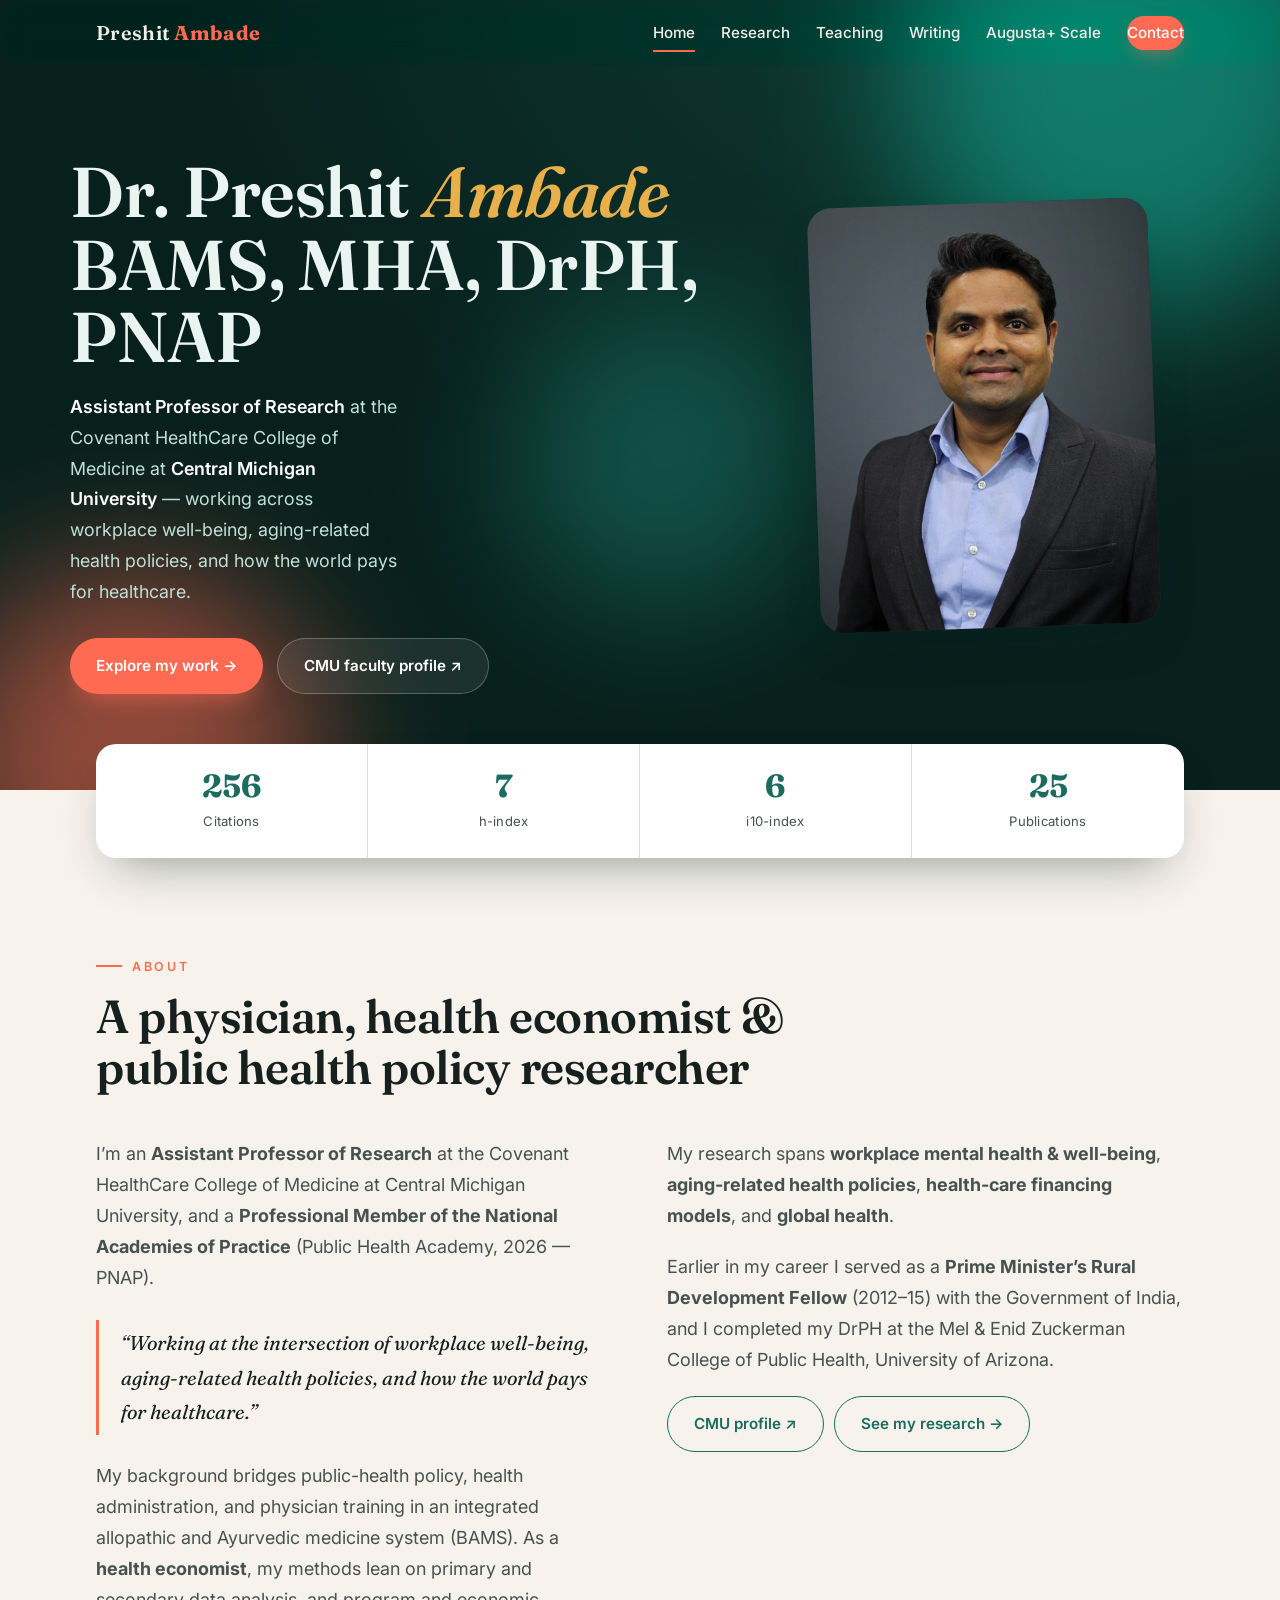
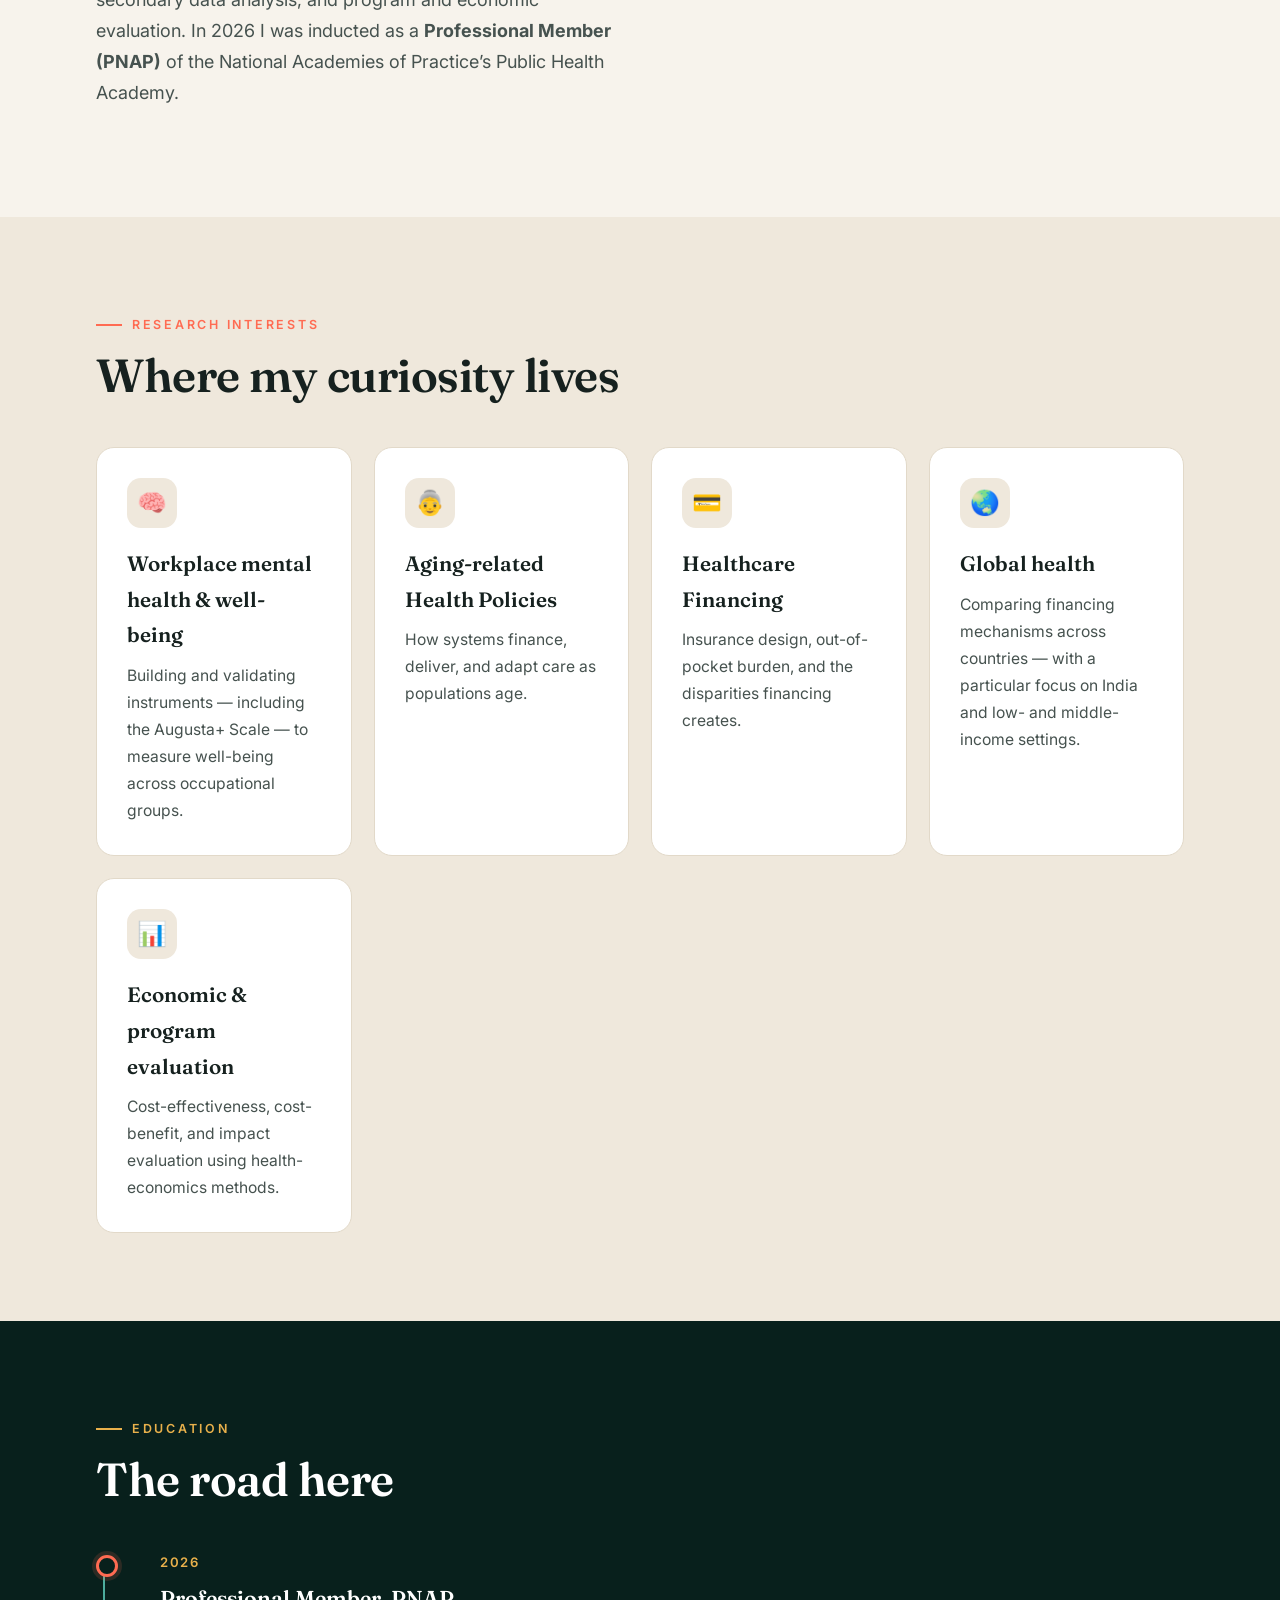
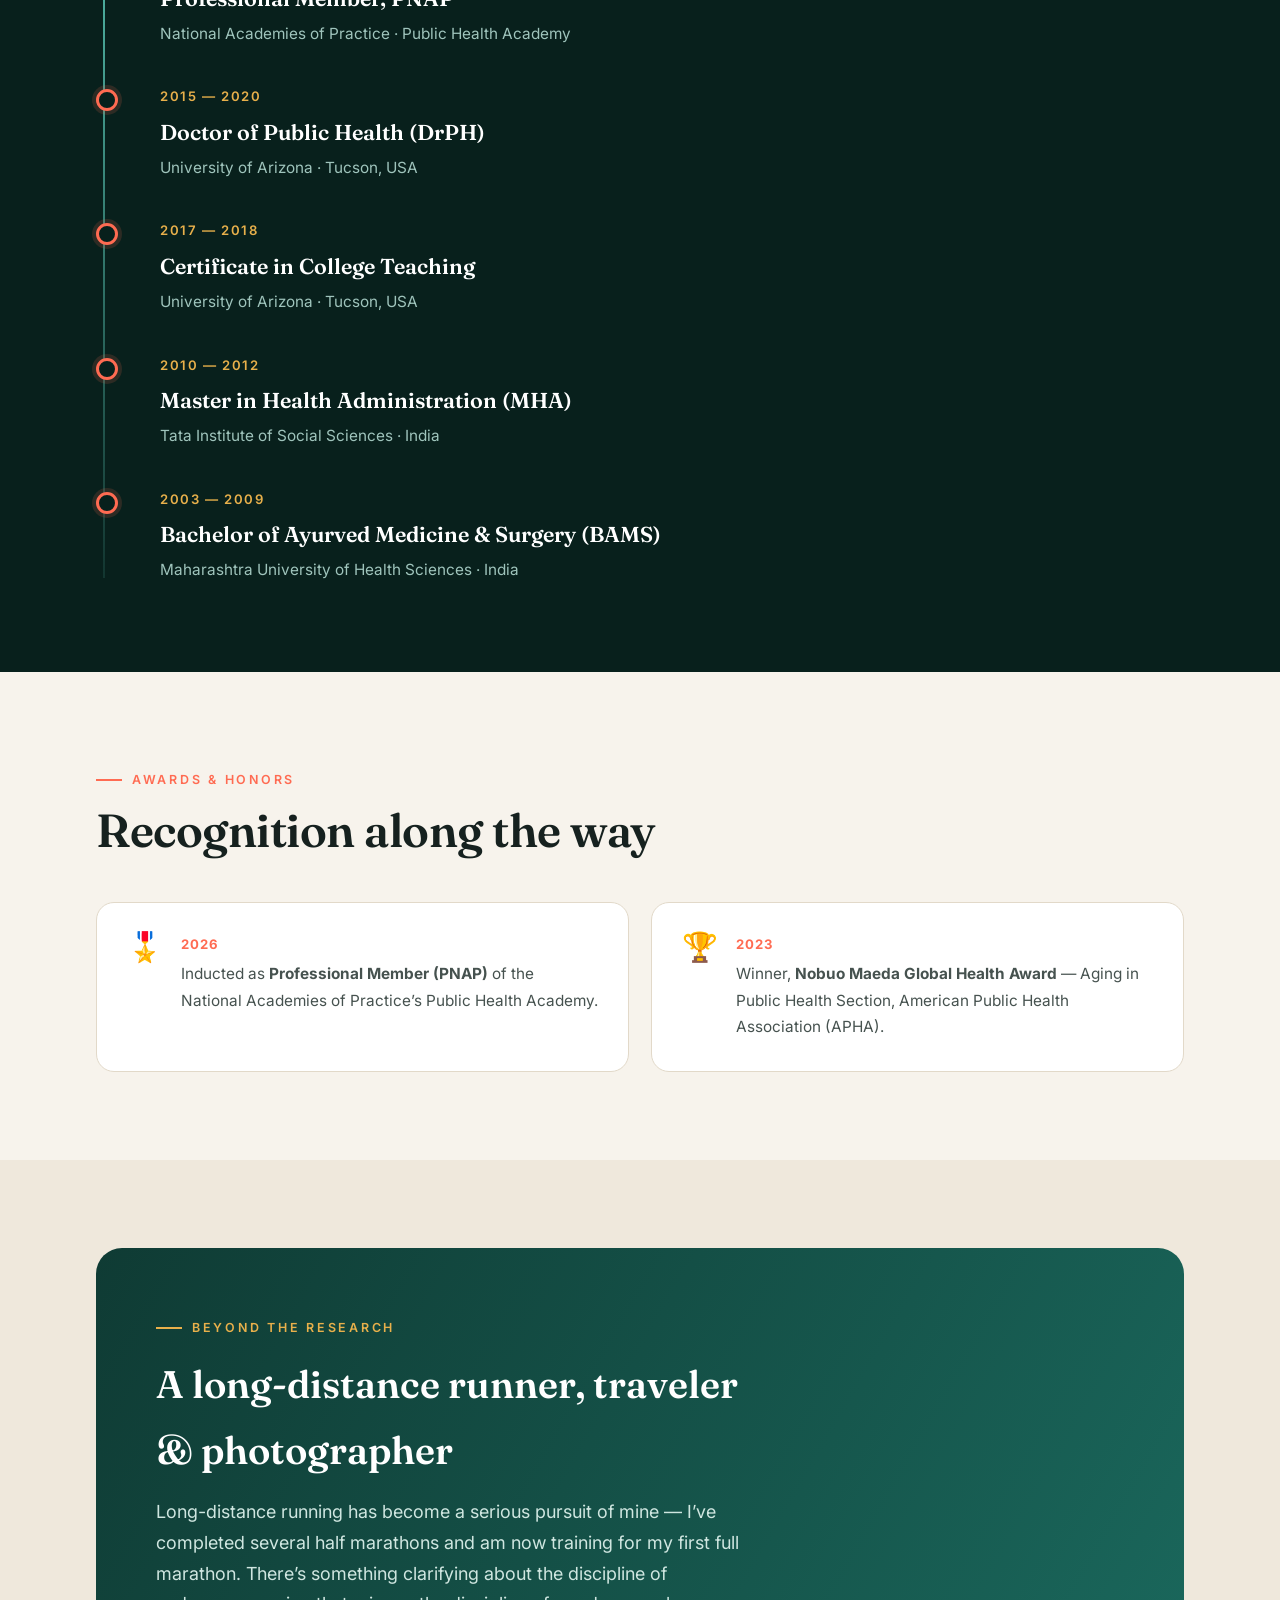
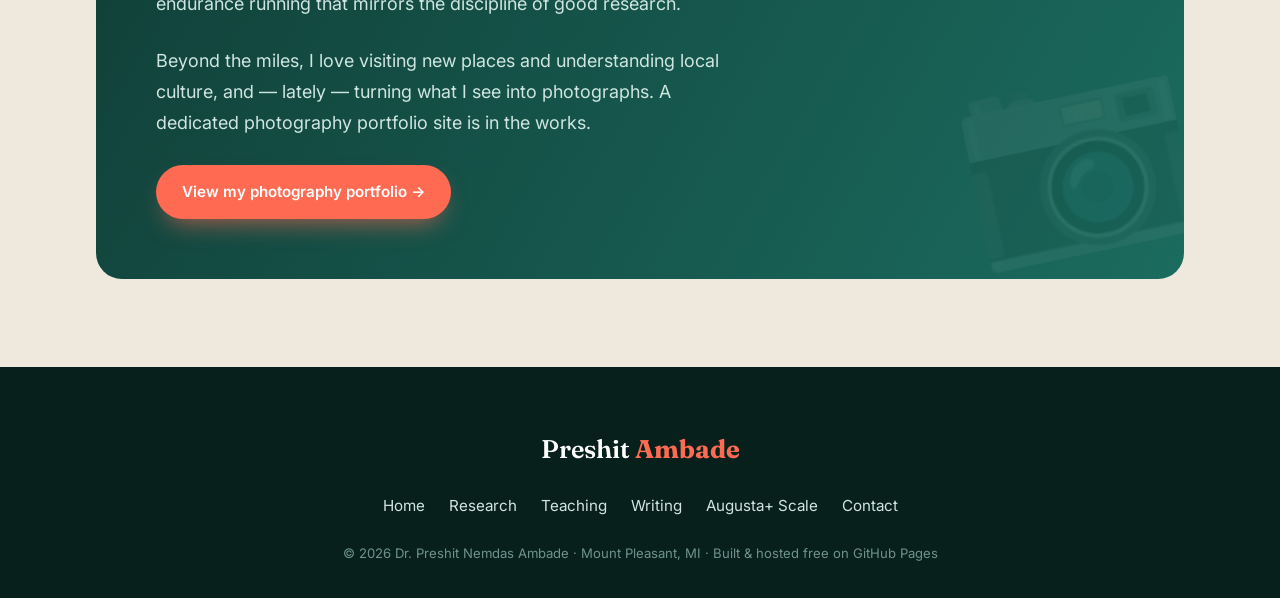
<file: index.html>
<!DOCTYPE html>
<html lang="en">
<head>
  <meta charset="UTF-8" />
  <meta name="viewport" content="width=device-width, initial-scale=1.0" />
  <title>Preshit Ambade, BAMS, MHA, DrPH, PNAP — Assistant Professor, Central Michigan University</title>
  <meta name="description" content="Dr. Preshit Ambade (BAMS, MHA, DrPH, PNAP) — Assistant Professor of Research at the CMU College of Medicine and health economist working on workplace well-being, aging-related health policies, healthcare financing, and global health." />
  <link rel="preconnect" href="https://fonts.googleapis.com" />
  <link rel="preconnect" href="https://fonts.gstatic.com" crossorigin />
  <link href="https://fonts.googleapis.com/css2?family=Fraunces:ital,opsz,wght@0,9..144,400..700;1,9..144,400..600&family=Inter:wght@300;400;500;600;700&display=swap" rel="stylesheet" />
  <link rel="stylesheet" href="styles.css" />
</head>
<body>

  <!-- ============ NAV ============ -->
  <header class="nav" id="nav">
    <div class="wrap navbar">
      <a href="index.html" class="brand">Preshit <b>Ambade</b></a>
      <nav class="navlinks" id="navlinks">
        <a href="index.html" class="active">Home</a>
        <a href="research.html">Research</a>
        <a href="teaching.html">Teaching</a>
        <a href="writing.html">Writing</a>
        <a href="augusta-scale.html">Augusta+ Scale</a>
        <a href="contact.html" class="nav-cta">Contact</a>
      </nav>
      <button class="burger" id="burger" aria-label="Menu"><span></span><span></span><span></span></button>
    </div>
  </header>

  <!-- ============ HERO ============ -->
  <section class="hero">
    <div class="aurora"><span class="b1"></span><span class="b2"></span><span class="b3"></span></div>
    <div class="wrap hero-grid">
      <div class="hero-copy">
        <h1 class="serif">Dr. Preshit <em>Ambade</em><br />BAMS, MHA, DrPH, PNAP</h1>
        <p class="role"><strong>Assistant Professor of Research</strong> at the Covenant HealthCare College of Medicine at <strong>Central Michigan University</strong> — working across workplace well-being, aging-related health policies, and how the world pays for healthcare.</p>
        <!-- (Rx badge removed per request) -->
        <div class="hero-cta">
          <a href="#about" class="btn btn-primary">Explore my work →</a>
          <a href="https://www.cmich.edu/people/PRESHIT-AMBADE" target="_blank" rel="noopener" class="btn btn-ghost">CMU faculty profile ↗</a>
        </div>
      </div>
      <div class="hero-photo">
        <div class="frame"><img src="assets/preshit-ambade.jpg" alt="Dr. Preshit Nemdas Ambade" /></div>
      </div>
    </div>
  </section>

  <!-- ============ SCHOLAR METRICS (live) ============ -->
  <div class="wrap stats">
    <div class="stats-inner reveal" id="scholar-strip">
      <div class="stat"><div class="num" data-metric="citations">—</div><div class="lbl">Citations</div></div>
      <div class="stat"><div class="num" data-metric="h_index">—</div><div class="lbl">h-index</div></div>
      <div class="stat"><div class="num" data-metric="i10_index">—</div><div class="lbl">i10-index</div></div>
      <div class="stat"><div class="num" data-metric="publications">—</div><div class="lbl">Publications</div></div>
    </div>
  </div>

  <!-- ============ ABOUT ============ -->
  <section class="block" id="about">
    <div class="wrap">
      <div class="sec-head reveal">
        <span class="eyebrow">About</span>
        <h2 class="serif">A physician, health economist &amp; public health policy researcher</h2>
      </div>
      <div class="about-grid">
        <div class="reveal">
          <p>I&rsquo;m an <strong>Assistant Professor of Research</strong> at the Covenant HealthCare College of Medicine at Central Michigan University, and a <strong>Professional Member of the National Academies of Practice</strong> (Public Health Academy, 2026 — PNAP).</p>
          <div class="pull">&ldquo;Working at the intersection of workplace well-being, aging-related health policies, and how the world pays for healthcare.&rdquo;</div>
          <p>My background bridges public-health policy, health administration, and physician training in an integrated allopathic and Ayurvedic medicine system (BAMS). As a <strong>health economist</strong>, my methods lean on primary and secondary data analysis, and program and economic evaluation. In 2026 I was inducted as a <strong>Professional Member (PNAP)</strong> of the National Academies of Practice&rsquo;s Public Health Academy.</p>
        </div>
        <div class="reveal">
          <p>My research spans <strong>workplace mental health &amp; well-being</strong>, <strong>aging-related health policies</strong>, <strong>health-care financing models</strong>, and <strong>global health</strong>.</p>
          <p>Earlier in my career I served as a <strong>Prime Minister&rsquo;s Rural Development Fellow</strong> (2012&ndash;15) with the Government of India, and I completed my DrPH at the Mel &amp; Enid Zuckerman College of Public Health, University of Arizona.</p>
          <div style="display:flex;gap:10px;flex-wrap:wrap;margin-top:8px">
            <a href="https://www.cmich.edu/people/PRESHIT-AMBADE" target="_blank" rel="noopener" class="btn btn-outline">CMU profile ↗</a>
            <a href="research.html" class="btn btn-outline">See my research →</a>
          </div>
        </div>
      </div>
    </div>
  </section>

  <!-- ============ RESEARCH ============ -->
  <section class="block bg-deep" id="research">
    <div class="wrap">
      <div class="sec-head reveal">
        <span class="eyebrow">Research Interests</span>
        <h2 class="serif">Where my curiosity lives</h2>
      </div>
      <div class="cards">
        <div class="rcard reveal"><div class="ico">🧠</div><h3>Workplace mental health &amp; well-being</h3><p>Building and validating instruments — including the Augusta+ Scale — to measure well-being across occupational groups.</p></div>
        <div class="rcard reveal"><div class="ico">👵</div><h3>Aging-related Health Policies</h3><p>How systems finance, deliver, and adapt care as populations age.</p></div>
        <div class="rcard reveal"><div class="ico">💳</div><h3>Healthcare Financing</h3><p>Insurance design, out-of-pocket burden, and the disparities financing creates.</p></div>
        <div class="rcard reveal"><div class="ico">🌏</div><h3>Global health</h3><p>Comparing financing mechanisms across countries — with a particular focus on India and low- and middle-income settings.</p></div>
        <div class="rcard reveal"><div class="ico">📊</div><h3>Economic &amp; program evaluation</h3><p>Cost-effectiveness, cost-benefit, and impact evaluation using health-economics methods.</p></div>
      </div>
    </div>
  </section>

  <!-- ============ EDUCATION ============ -->
  <section class="block edu-sec" id="education">
    <div class="wrap">
      <div class="sec-head reveal">
        <span class="eyebrow">Education</span>
        <h2 class="serif">The road here</h2>
      </div>
      <div class="timeline">
        <div class="tl-item reveal"><div class="yr">2026</div><h3>Professional Member, PNAP</h3><div class="sch">National Academies of Practice · Public Health Academy</div></div>
        <div class="tl-item reveal"><div class="yr">2015 — 2020</div><h3>Doctor of Public Health (DrPH)</h3><div class="sch">University of Arizona · Tucson, USA</div></div>
        <div class="tl-item reveal"><div class="yr">2017 — 2018</div><h3>Certificate in College Teaching</h3><div class="sch">University of Arizona · Tucson, USA</div></div>
        <div class="tl-item reveal"><div class="yr">2010 — 2012</div><h3>Master in Health Administration (MHA)</h3><div class="sch">Tata Institute of Social Sciences · India</div></div>
        <div class="tl-item reveal"><div class="yr">2003 — 2009</div><h3>Bachelor of Ayurved Medicine &amp; Surgery (BAMS)</h3><div class="sch">Maharashtra University of Health Sciences · India</div></div>
      </div>
    </div>
  </section>

  <!-- ============ AWARDS ============ -->
  <section class="block" id="awards">
    <div class="wrap">
      <div class="sec-head reveal">
        <span class="eyebrow">Awards &amp; Honors</span>
        <h2 class="serif">Recognition along the way</h2>
      </div>
      <div class="awards-grid">
        <div class="award reveal"><div class="medal">🎖️</div><div><div class="yr">2026</div><p>Inducted as <strong>Professional Member (PNAP)</strong> of the National Academies of Practice&rsquo;s Public Health Academy.</p></div></div>
        <div class="award reveal"><div class="medal">🏆</div><div><div class="yr">2023</div><p>Winner, <strong>Nobuo Maeda Global Health Award</strong> — Aging in Public Health Section, American Public Health Association (APHA).</p></div></div>
      </div>
    </div>
  </section>

  <!-- ============ INTERESTS / PHOTOGRAPHY ============ -->
  <section class="block bg-deep" id="interests">
    <div class="wrap">
      <div class="interests-cta reveal">
        <div>
          <span class="eyebrow">Beyond the research</span>
          <h2 class="serif">A long-distance runner, traveler &amp; photographer</h2>
          <p>Long-distance running has become a serious pursuit of mine — I&rsquo;ve completed several half marathons and am now training for my first full marathon. There&rsquo;s something clarifying about the discipline of endurance running that mirrors the discipline of good research.</p>
          <p>Beyond the miles, I love visiting new places and understanding local culture, and — lately — turning what I see into photographs. A dedicated photography portfolio site is in the works.</p>
          <!-- Replace href with the live Squarespace URL (or subdomain: https://photography.preshitambade.com) once the site is launched. -->
          <a href="https://photography.preshitambade.com" target="_blank" rel="noopener" class="btn btn-primary">View my photography portfolio →</a>
        </div>
        <div></div>
      </div>
    </div>
  </section>

  <!-- ============ FOOTER ============ -->
  <footer>
    <div class="wrap">
      <div class="fbrand">Preshit <b>Ambade</b></div>
      <div class="flinks">
        <a href="index.html">Home</a>
        <a href="research.html">Research</a>
        <a href="teaching.html">Teaching</a>
        <a href="writing.html">Writing</a>
        <a href="augusta-scale.html">Augusta+ Scale</a>
        <a href="contact.html">Contact</a>
      </div>
      <div class="copy">© <span id="year">2026</span> Dr. Preshit Nemdas Ambade · Mount Pleasant, MI · Built &amp; hosted free on GitHub Pages</div>
    </div>
  </footer>

  <script src="main.js"></script>
  <script src="metrics.js?v=4"></script>
</body>
</html>
</file>
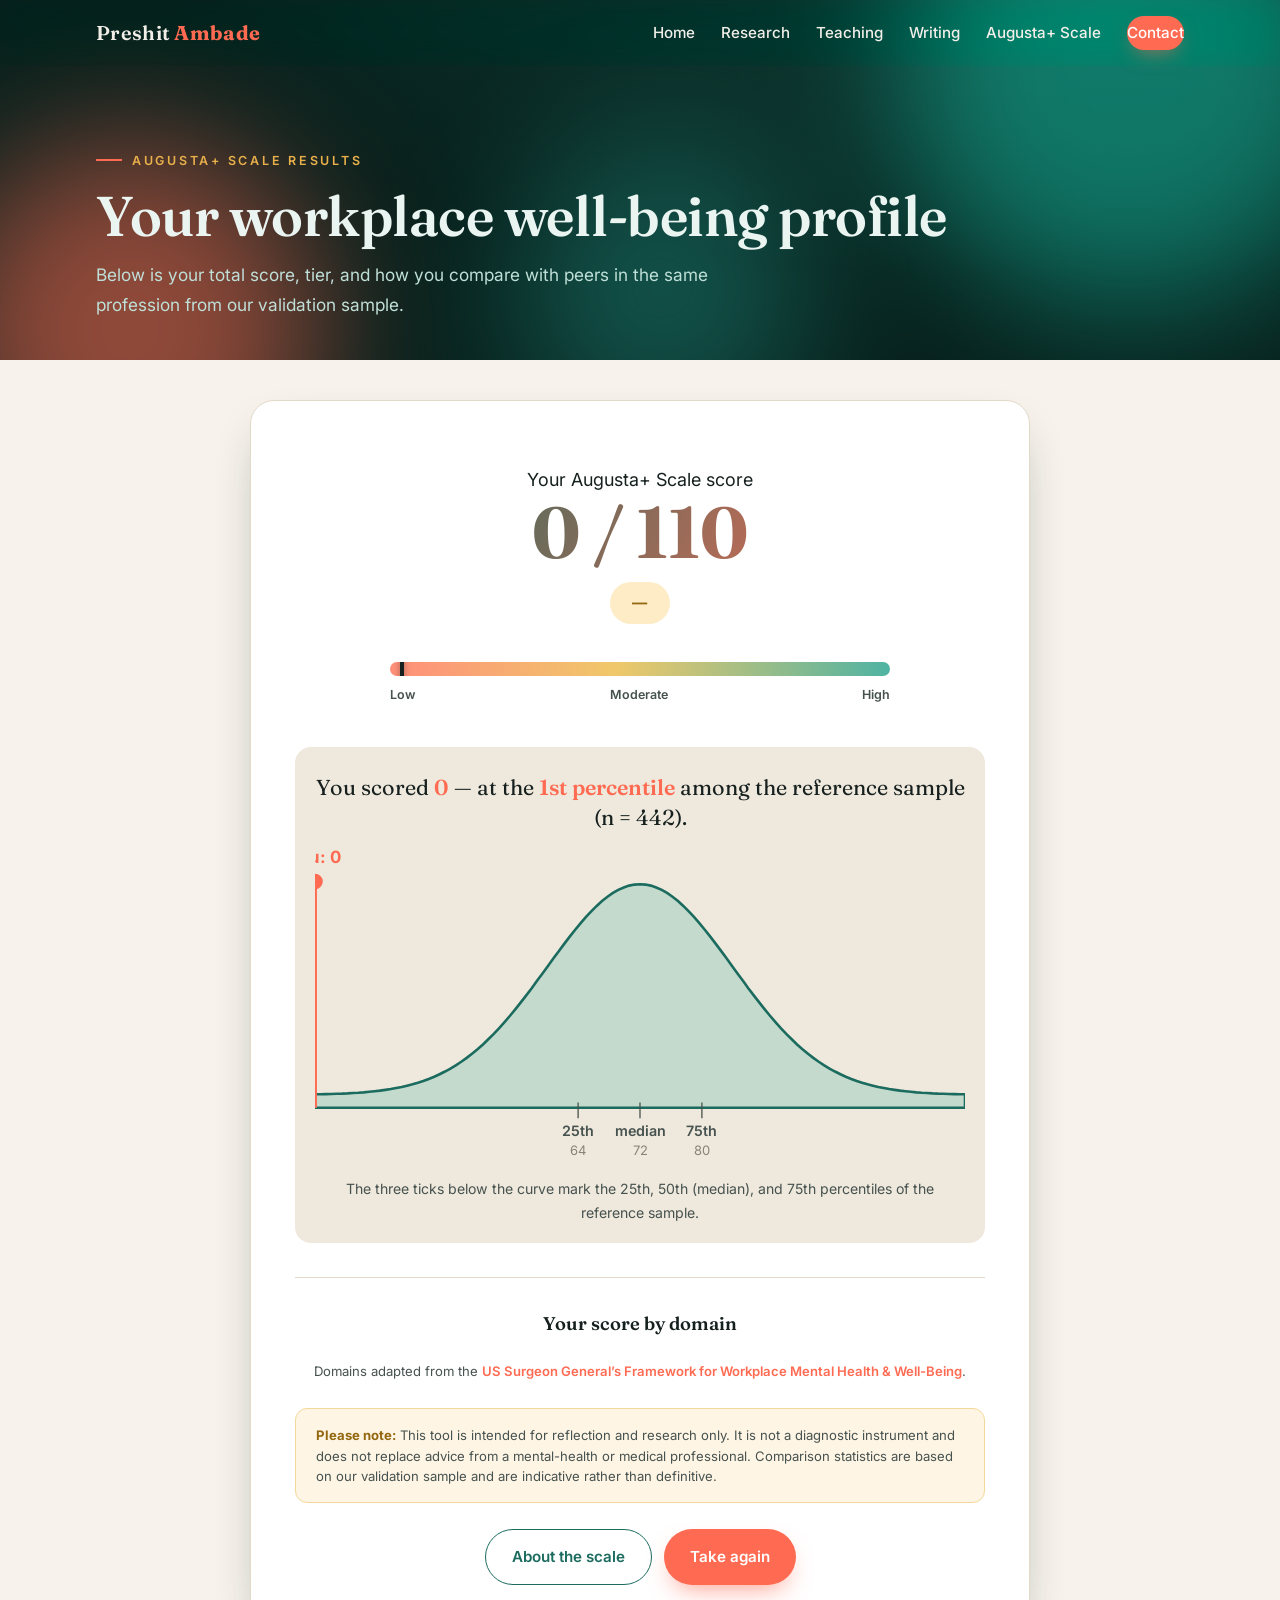
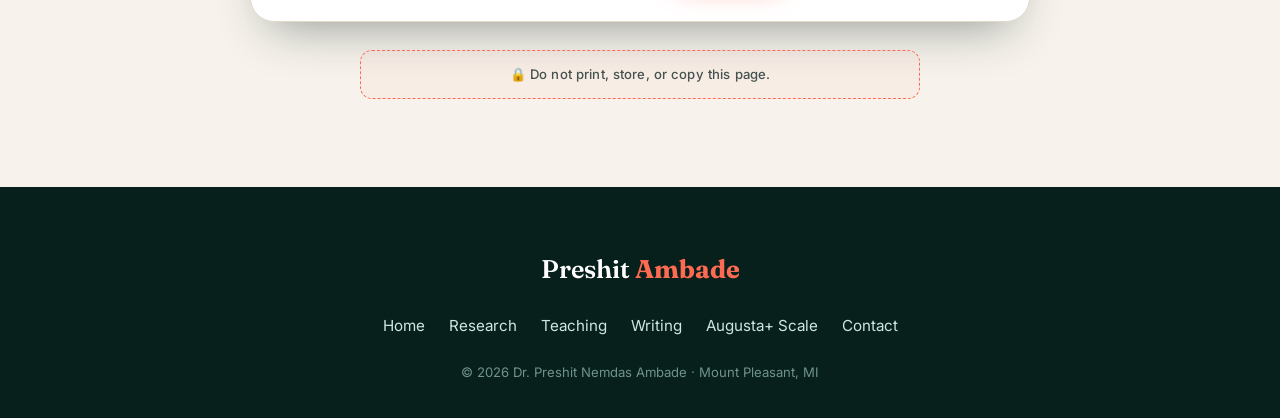
<file: augusta-result.html>
<!DOCTYPE html>
<html lang="en">
<head>
  <meta charset="UTF-8" />
  <meta name="viewport" content="width=device-width, initial-scale=1.0" />
  <title>Your Augusta+ Scale Results | Preshit Ambade</title>
  <meta name="description" content="Personal Augusta+ Scale results — total score, tier, per-domain breakdown, and comparison against your peer group." />
  <meta name="robots" content="noindex, nofollow" />
  <link rel="preconnect" href="https://fonts.googleapis.com" />
  <link rel="preconnect" href="https://fonts.gstatic.com" crossorigin />
  <link href="https://fonts.googleapis.com/css2?family=Fraunces:ital,opsz,wght@0,9..144,400..700;1,9..144,400..600&family=Inter:wght@300;400;500;600;700&display=swap" rel="stylesheet" />
  <link rel="stylesheet" href="styles.css" />
  <style>
    .result-shell { max-width: 780px; margin: 0 auto; background: var(--card); border: 1px solid var(--line); border-radius: 24px; padding: 44px 44px 36px; box-shadow: var(--shadow); }
    .bell-wrap { background: var(--ivory-deep); border-radius: 16px; padding: 26px 20px 18px; margin: 22px 0; }
    .bell-wrap svg { display: block; width: 100%; height: auto; max-width: 100%; }
    .bell-caption { text-align: center; margin: 12px 0 0; font-size: .88rem; color: var(--ink-soft); }
    .bell-caption strong { color: var(--coral); font-size: 1rem; }
    .compare-lede { font-family: "Fraunces", serif; font-size: 1.35rem; line-height: 1.4; color: var(--ink); margin: 0 0 6px; text-align: center; }
    .compare-lede em { font-style: normal; color: var(--coral); font-weight: 600; }
    @media (max-width: 640px) {
      .result-shell { padding: 26px 22px; }
    }
  </style>
</head>
<body>

  <header class="nav" id="nav">
    <div class="wrap navbar">
      <a href="index.html" class="brand">Preshit <b>Ambade</b></a>
      <nav class="navlinks" id="navlinks">
        <a href="index.html">Home</a>
        <a href="research.html">Research</a>
        <a href="teaching.html">Teaching</a>
        <a href="writing.html">Writing</a>
        <a href="augusta-scale.html">Augusta+ Scale</a>
        <a href="contact.html" class="nav-cta">Contact</a>
      </nav>
      <button class="burger" id="burger" aria-label="Menu"><span></span><span></span><span></span></button>
    </div>
  </header>

  <section class="page-hero" style="padding-bottom:40px">
    <div class="aurora"><span class="b1"></span><span class="b2"></span><span class="b3"></span></div>
    <div class="wrap">
      <span class="eyebrow" style="color:var(--gold)">Augusta+ Scale Results</span>
      <h1>Your workplace well-being profile</h1>
      <p>Below is your total score, tier, and how you compare with peers in the same profession from our validation sample.</p>
    </div>
  </section>

  <section class="block" style="padding-top:40px">
    <div class="wrap">
      <div class="result-shell reveal" id="resultShell">

        <div class="result-hero">
          <p class="q-hint" style="margin:0">Your Augusta+ Scale score</p>
          <div class="result-score" id="resScore">—</div>
          <div class="result-tier" id="resTier">—</div>
          <div class="result-gauge"><div class="result-marker" id="resMarker" style="left:50%"></div></div>
          <div class="gauge-labels"><span>Low</span><span>Moderate</span><span>High</span></div>
        </div>

        <!-- Peer comparison -->
        <div class="bell-wrap" id="compareBox">
          <p class="compare-lede" id="compareLede">Loading peer comparison…</p>
          <div id="bellCurve"></div>
          <p class="bell-caption" id="bellCaption"></p>
        </div>

        <!-- Per-domain scores -->
        <div class="domain-scores" id="domainScores">
          <h3>Your score by domain</h3>
          <div id="domainRows"></div>
          <p style="text-align:center;margin-top:16px;font-size:.82rem;color:var(--ink-soft)">
            Domains adapted from the <a href="https://www.hhs.gov/surgeongeneral/priorities/workplace-well-being/index.html" target="_blank" rel="noopener" style="color:var(--coral);font-weight:600;text-decoration:none">US Surgeon General&rsquo;s Framework for Workplace Mental Health &amp; Well-Being</a>.
          </p>
        </div>

        <!-- Additional well-being indicators (loneliness, burnout, QoL) -->
        <div class="domain-scores" id="indicatorsBlock" style="display:none">
          <h3>Additional well-being indicators</h3>
          <div id="indicatorRows"></div>
        </div>

        <!-- Personal & professional fulfillment items -->
        <div class="domain-scores" id="fulfillmentBlock" style="display:none">
          <h3>Personal &amp; Professional Fulfillment</h3>
          <p style="text-align:center;margin:-6px 0 18px;font-size:.88rem;color:var(--ink-soft)">
            Each area rated 1–5. A score above 4 suggests the area is important to your fulfillment.
          </p>
          <div id="fulfillmentRows"></div>
        </div>

        <div class="disclaimer">
          <strong>Please note:</strong> This tool is intended for reflection and research only. It is not a diagnostic instrument and does not replace advice from a mental-health or medical professional. Comparison statistics are based on our validation sample and are indicative rather than definitive.
        </div>

        <div class="result-actions">
          <a class="btn btn-outline" href="augusta-scale.html">About the scale</a>
          <a class="btn btn-primary" href="https://cmich.co1.qualtrics.com/jfe/form/SV_cLO0unM9GC0UxYq" target="_blank" rel="noopener">Take again</a>
        </div>

      </div>

      <p class="assessment-notice">🔒 Do not print, store, or copy this page.</p>
    </div>
  </section>

  <footer>
    <div class="wrap">
      <div class="fbrand">Preshit <b>Ambade</b></div>
      <div class="flinks">
        <a href="index.html">Home</a>
        <a href="research.html">Research</a>
        <a href="teaching.html">Teaching</a>
        <a href="writing.html">Writing</a>
        <a href="augusta-scale.html">Augusta+ Scale</a>
        <a href="contact.html">Contact</a>
      </div>
      <div class="copy">© <span id="year">2026</span> Dr. Preshit Nemdas Ambade · Mount Pleasant, MI</div>
    </div>
  </footer>

  <script src="main.js"></script>
  <script>
  (function () {
    // ---- Read URL params ----
    const p = new URLSearchParams(location.search);
    const prof   = (p.get('prof') || 'other').toLowerCase();
    const tier   = p.get('tier')  || '—';
    const score  = Number(p.get('score')) || 0;
    const maxSc  = Number(p.get('max'))   || 110;

    const domains = [
      { key: 'protection', label: 'Protection from Harm' },
      { key: 'connection', label: 'Connection & Community' },
      { key: 'harmony',    label: 'Work-Life Harmony' },
      { key: 'mattering',  label: 'Mattering at Work' },
      { key: 'growth',     label: 'Opportunity for Growth' }
    ].map(d => ({
      ...d,
      score: Number(p.get('d_' + d.key)) || 0,
      max:   Number(p.get('d_' + d.key + '_max')) || 0
    }));

    // ---- Render total score + tier ----
    document.getElementById('resScore').textContent = score + ' / ' + maxSc;

    const tierEl = document.getElementById('resTier');
    const tierNorm = String(tier).toLowerCase();
    let tierClass = 'tier-mod';
    if (tierNorm.includes('low'))  tierClass = 'tier-low';
    if (tierNorm.includes('high')) tierClass = 'tier-high';
    tierEl.textContent = tier.toUpperCase();
    tierEl.className = 'result-tier ' + tierClass;

    // ---- Gauge marker (position along 0-max) ----
    const gaugePct = Math.max(2, Math.min(98, Math.round((score / maxSc) * 100)));
    document.getElementById('resMarker').style.left = gaugePct + '%';

    // ---- Per-domain bars ----
    const domainRows = document.getElementById('domainRows');
    domainRows.innerHTML = domains.map(d => {
      if (d.max === 0) return '';
      const pct = Math.round((d.score / d.max) * 100);
      return `
        <div class="ds-row">
          <div class="ds-meta">
            <span class="ds-name">${d.label}</span>
            <span class="ds-value">${d.score} / ${d.max} · ${pct}%</span>
          </div>
          <div class="ds-track"><div class="ds-fill ds-color-${d.key}" style="width:${pct}%"></div></div>
        </div>`;
    }).join('');

    // ---- Additional well-being indicators (loneliness, burnout, QoL) ----
    const lonely  = p.get('lonely')  !== null ? Number(p.get('lonely'))  : null;
    const burnout = p.get('burnout') !== null ? Number(p.get('burnout')) : null;
    const qol     = p.get('qol')     !== null ? Number(p.get('qol'))     : null;

    const indicators = [];
    if (qol !== null && !isNaN(qol)) {
      const highQoL = qol >= 1;
      indicators.push({
        label:  'Quality of Life',
        value:  highQoL ? 'High' : 'Lower',
        tone:   highQoL ? 'ok' : 'warn',
        chip:   highQoL ? 'High quality of life' : 'Lower quality of life',
        note:   'A score of 1 indicates high quality of life.'
      });
    }
    if (burnout !== null && !isNaN(burnout)) {
      const isBurnout = burnout >= 1;
      indicators.push({
        label:  'Burnout',
        value:  burnout ? 'Yes' : 'No',
        tone:   isBurnout ? 'warn' : 'ok',
        chip:   isBurnout ? 'May be experiencing burnout' : 'No burnout signs',
        note:   'A score of 1 suggests possible burnout.'
      });
    }
    if (lonely !== null && !isNaN(lonely)) {
      const isLonely = lonely >= 6;
      indicators.push({
        label:  'Loneliness',
        value:  lonely + ' / 9',
        tone:   isLonely ? 'warn' : 'ok',
        chip:   isLonely ? 'May indicate loneliness' : 'No loneliness indicated',
        note:   'Scores of 6 or higher may indicate loneliness.'
      });
    }
    if (indicators.length) {
      document.getElementById('indicatorsBlock').style.display = '';
      document.getElementById('indicatorRows').innerHTML = indicators.map(ind => `
        <div class="ds-row" style="align-items:center">
          <div class="ds-meta">
            <span class="ds-name">${ind.label}</span>
            <span class="ds-value">${ind.value}
              <span style="display:inline-block;margin-left:10px;padding:3px 10px;border-radius:999px;font-size:.78rem;font-weight:600;
                ${ind.tone === 'ok' ? 'background:#d2ebe4;color:#16695c' : 'background:#ffe3dc;color:#c93b1e'}">${ind.chip}</span>
            </span>
          </div>
          <div style="font-size:.78rem;color:var(--ink-soft);margin-top:2px">${ind.note}</div>
        </div>
      `).join('');
    }

    // ---- Personal & professional fulfillment items (7 items, each 1-5) ----
    const fulfillmentItems = [
      { key: 'career',        label: 'Career' },
      { key: 'community',     label: 'Community & citizenship' },
      { key: 'hobbies',       label: 'Discretionary time & hobbies' },
      { key: 'faith',         label: 'Faith' },
      { key: 'finances',      label: 'Finances' },
      { key: 'health',        label: 'Health' },
      { key: 'relationships', label: 'Relationships' }
    ].map(i => ({ ...i, score: Number(p.get('f_' + i.key)) })).filter(i => !isNaN(i.score) && i.score > 0);

    if (fulfillmentItems.length) {
      document.getElementById('fulfillmentBlock').style.display = '';
      document.getElementById('fulfillmentRows').innerHTML = fulfillmentItems.map(i => {
        const pct = Math.round((i.score / 5) * 100);
        const important = i.score >= 4;
        const barColor = important
          ? 'linear-gradient(90deg,#4fb3a3,#1b6b5f)'
          : 'linear-gradient(90deg,#e8b04b,#c9a86a)';
        return `
          <div class="ds-row">
            <div class="ds-meta">
              <span class="ds-name">${i.label}${important ? ' <span style="color:var(--coral);font-size:.85rem;margin-left:6px">★ important</span>' : ''}</span>
              <span class="ds-value">${i.score} / 5</span>
            </div>
            <div class="ds-track"><div class="ds-fill" style="width:${pct}%;background:${barColor}"></div></div>
          </div>`;
      }).join('');
    }

    // ---- Peer comparison (fetch reference JSON) ----
    fetch('data/augusta-reference.json?t=' + Date.now())
      .then(r => r.json())
      .then(ref => {
        const rec = ref.professions[prof] || ref.professions.other;
        // Use provided percentiles if available, else approximate from mean+SD (normal)
        const p25 = rec.p25 != null ? rec.p25 : Math.round(rec.mean - 0.6745 * rec.sd);
        const p50 = rec.p50 != null ? rec.p50 : Math.round(rec.mean);
        const p75 = rec.p75 != null ? rec.p75 : Math.round(rec.mean + 0.6745 * rec.sd);

        const percentile = Math.max(1, Math.min(99, Math.round(normalCDF((score - rec.mean) / rec.sd) * 100)));
        const suffix = ordinalSuffix(percentile);

        document.getElementById('compareLede').innerHTML =
          `You scored <em>${score}</em> — at the <em>${percentile}${suffix} percentile</em> among ${rec.label} (n = ${rec.n}).`;

        document.getElementById('bellCurve').innerHTML = drawBell(rec.mean, rec.sd, score, p25, p50, p75);

        document.getElementById('bellCaption').innerHTML =
          `The three ticks below the curve mark the 25th, 50th (median), and 75th percentiles of the reference sample.`;
      })
      .catch(() => {
        document.getElementById('compareBox').style.display = 'none';
      });

    function ordinalSuffix(n) {
      const s = ['th','st','nd','rd'];
      const v = n % 100;
      return s[(v - 20) % 10] || s[v] || s[0];
    }

    // ---- Helpers ----

    // Abramowitz–Stegun normal CDF approximation
    function normalCDF(z) {
      const a1= 0.254829592, a2=-0.284496736, a3= 1.421413741,
            a4=-1.453152027, a5= 1.061405429, pC=0.3275911;
      const sign = z < 0 ? -1 : 1;
      const x = Math.abs(z) / Math.sqrt(2);
      const t = 1.0 / (1.0 + pC * x);
      const y = 1.0 - (((((a5*t + a4)*t) + a3)*t + a2)*t + a1)*t * Math.exp(-x*x);
      return 0.5 * (1.0 + sign * y);
    }

    // SVG bell curve with user marker + p25/p50/p75 tick labels below.
    // User label sits above the chart, percentile labels sit below — different rows,
    // no overlap possible regardless of horizontal proximity.
    function drawBell(mean, sd, userScore, p25, p50, p75) {
      const W = 500, H = 180;
      const topPad = 26;    // room for "you: X" label above the chart
      const bottomPad = 44; // room for percentile ticks below (two-line labels)
      const minX = mean - 3.5 * sd;
      const maxX = mean + 3.5 * sd;
      const clampedScore = Math.max(minX, Math.min(maxX, userScore));

      let path = 'M0,' + H;
      const N = 120;
      for (let i = 0; i <= N; i++) {
        const x = minX + (maxX - minX) * (i / N);
        const dens = Math.exp(-0.5 * Math.pow((x - mean) / sd, 2));
        const px = (i / N) * W;
        const py = H - (dens * (H - 18)) - 10;
        path += ' L' + px.toFixed(1) + ',' + py.toFixed(1);
      }
      path += ' L' + W + ',' + H + ' Z';

      const userX = ((clampedScore - minX) / (maxX - minX)) * W;
      const xFor = v => ((v - minX) / (maxX - minX)) * W;
      const p25X = xFor(p25), p50X = xFor(p50), p75X = xFor(p75);

      // Percentile tick lines (subtle dashed) + two-line labels below the curve
      const tick = (x, name, val) => `
        <line x1="${x}" y1="${H-4}" x2="${x}" y2="${H+8}" stroke="#46524f" stroke-width="1"/>
        <text x="${x}" y="${H+22}" text-anchor="middle" font-family="Inter,sans-serif" font-size="11" font-weight="600" fill="#46524f">${name}</text>
        <text x="${x}" y="${H+36}" text-anchor="middle" font-family="Inter,sans-serif" font-size="10" fill="#8a8375">${val}</text>`;

      return `
        <svg viewBox="0 -${topPad} ${W} ${H+topPad+bottomPad}" preserveAspectRatio="xMidYMid meet" xmlns="http://www.w3.org/2000/svg" aria-label="Peer-distribution bell curve with percentile ticks">
          <path d="${path}" fill="rgba(79,179,163,0.28)" stroke="#1b6b5f" stroke-width="2"/>
          ${tick(p25X, '25th', p25)}
          ${tick(p50X, 'median', p50)}
          ${tick(p75X, '75th', p75)}
          <line x1="${userX}" y1="6" x2="${userX}" y2="${H}" stroke="#ff6b52" stroke-width="3"/>
          <circle cx="${userX}" cy="6" r="6" fill="#ff6b52"/>
          <text x="${userX}" y="-8" text-anchor="middle" font-family="Inter,sans-serif" font-size="13" font-weight="700" fill="#ff6b52">you: ${userScore}</text>
        </svg>`;
    }
  })();
  </script>
</body>
</html>
</file>
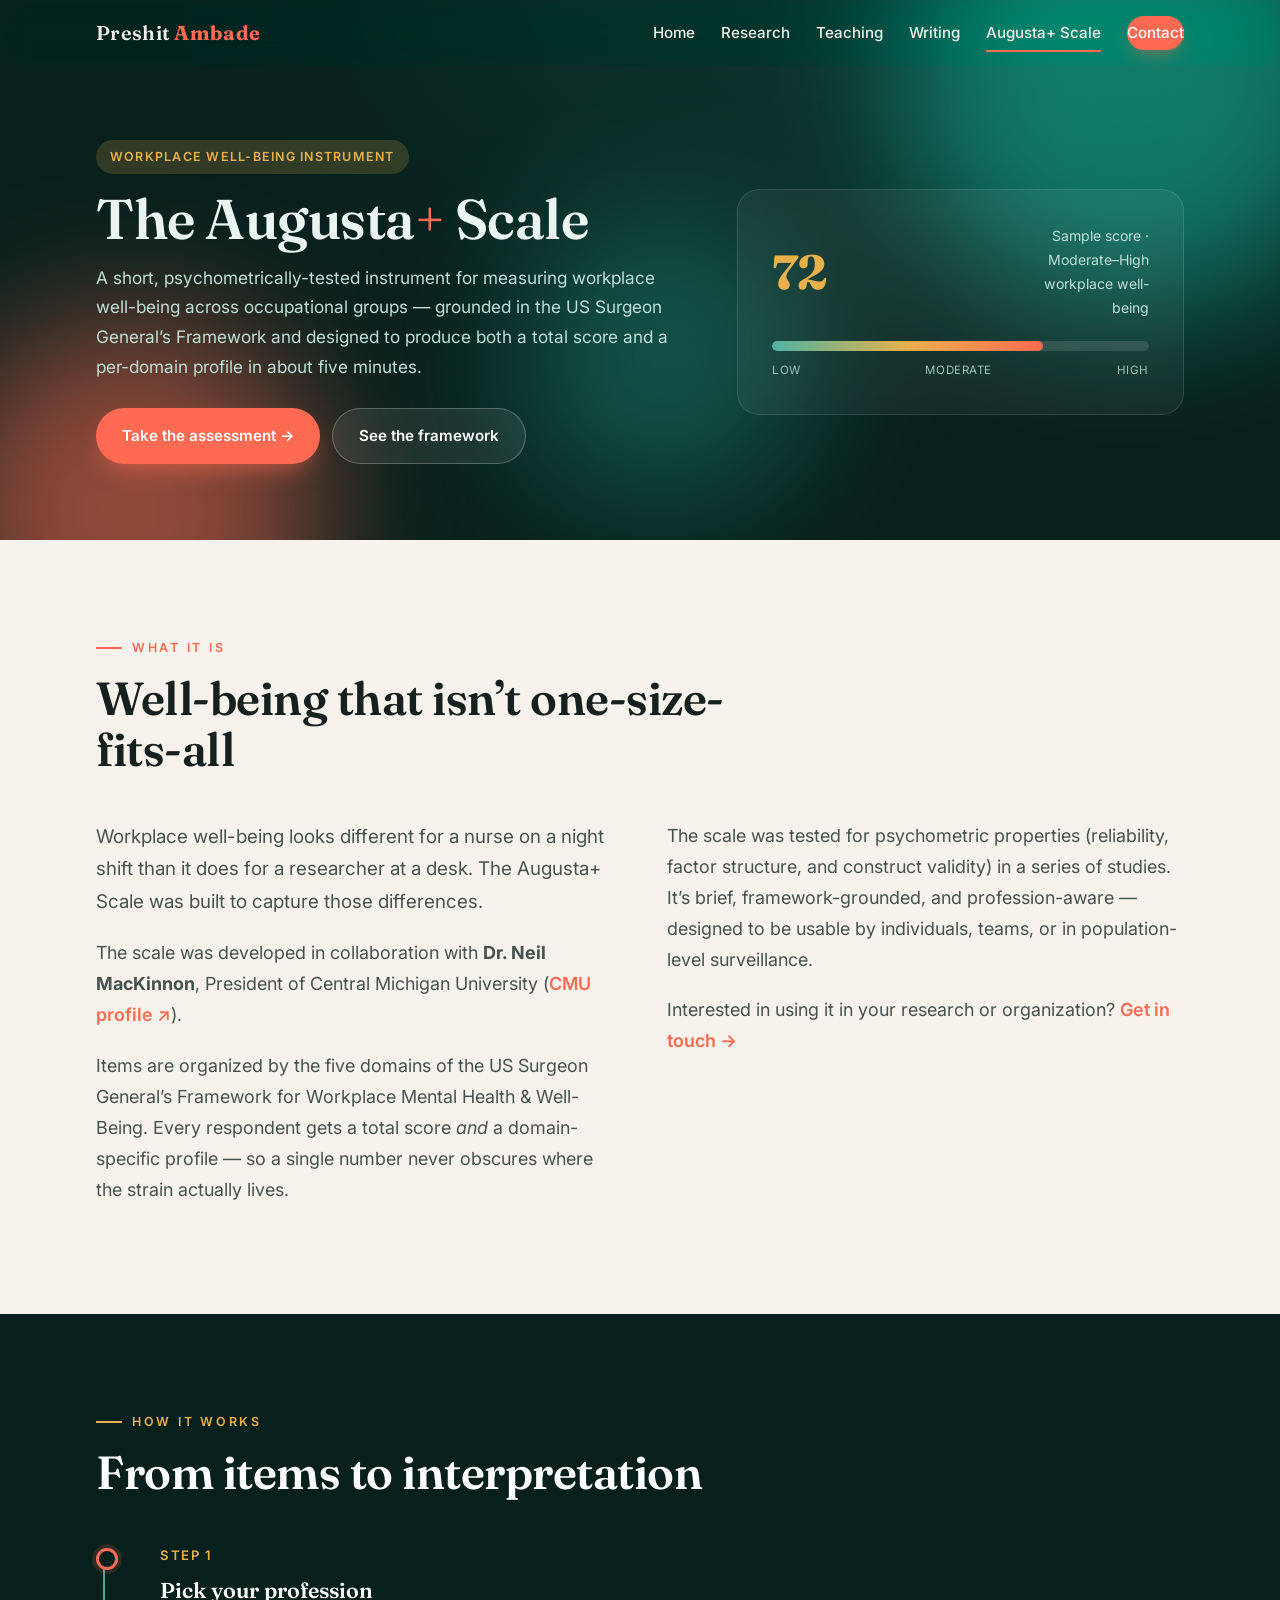
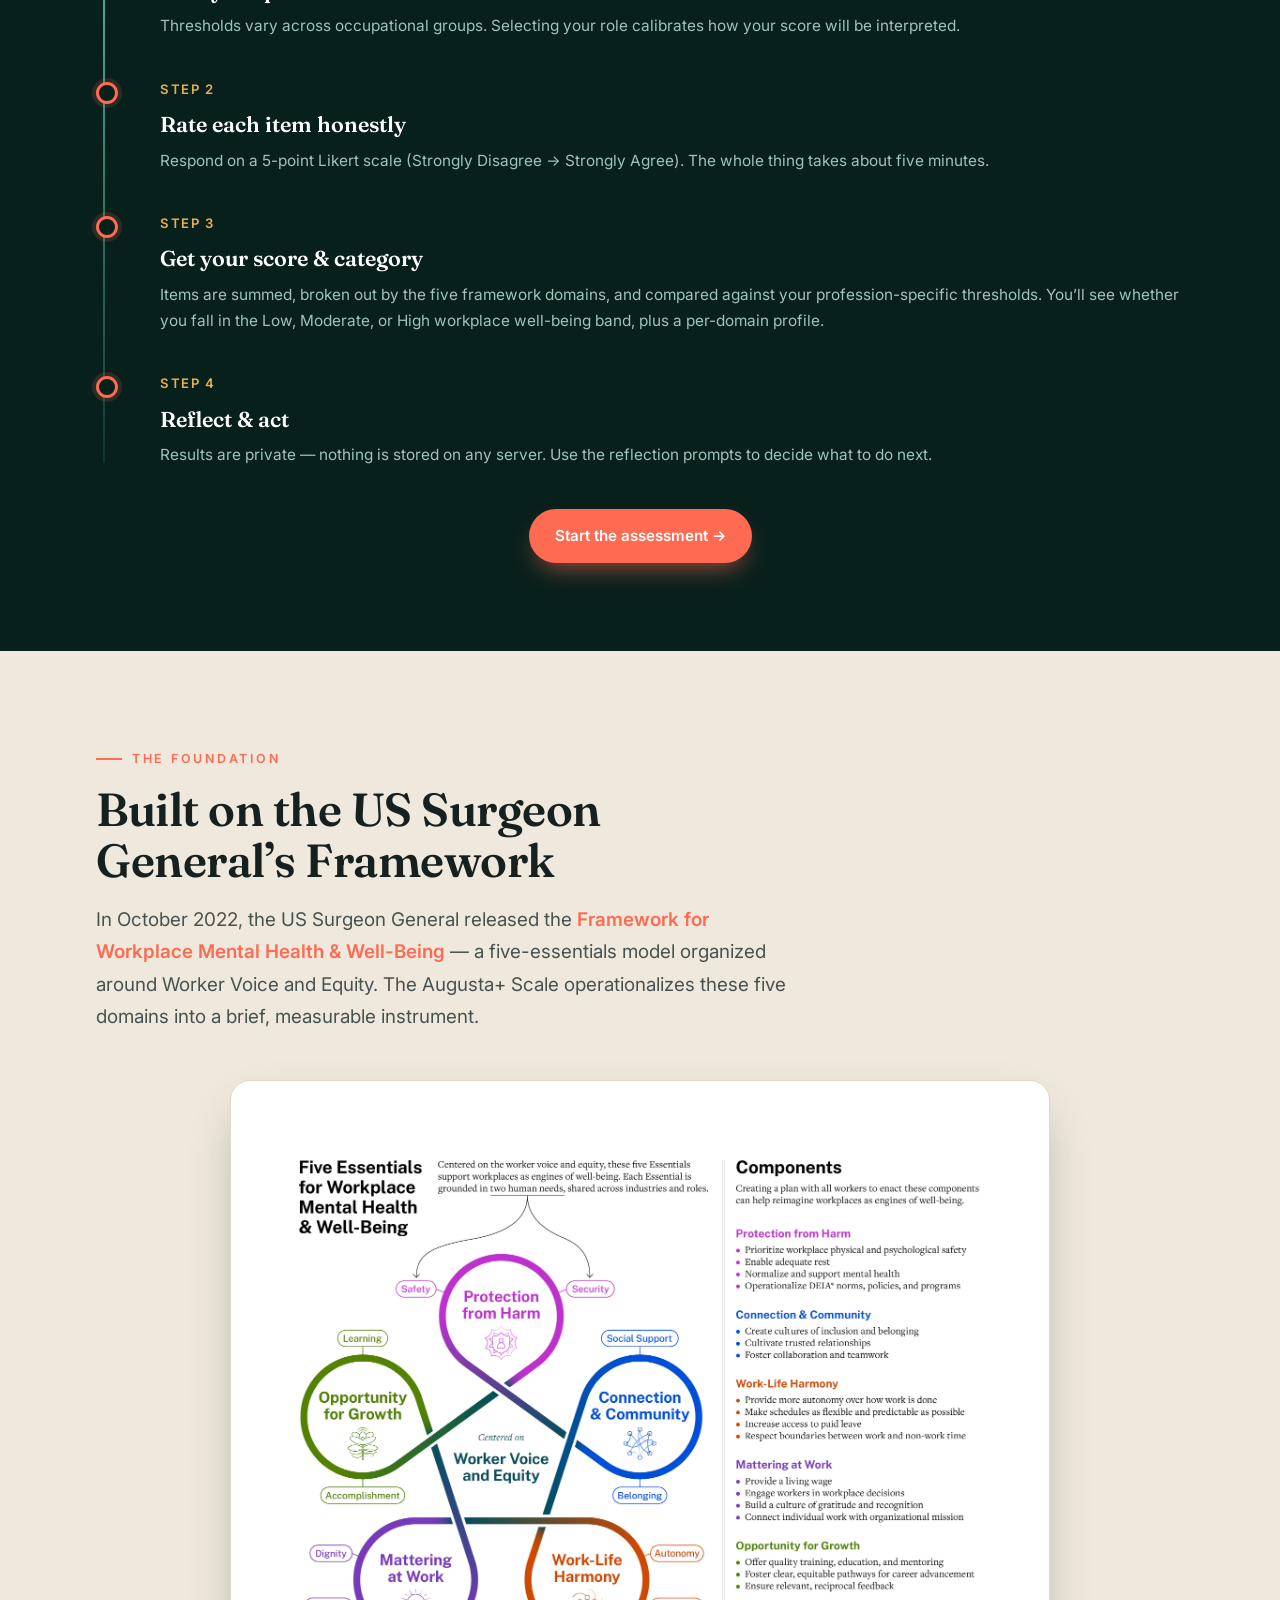
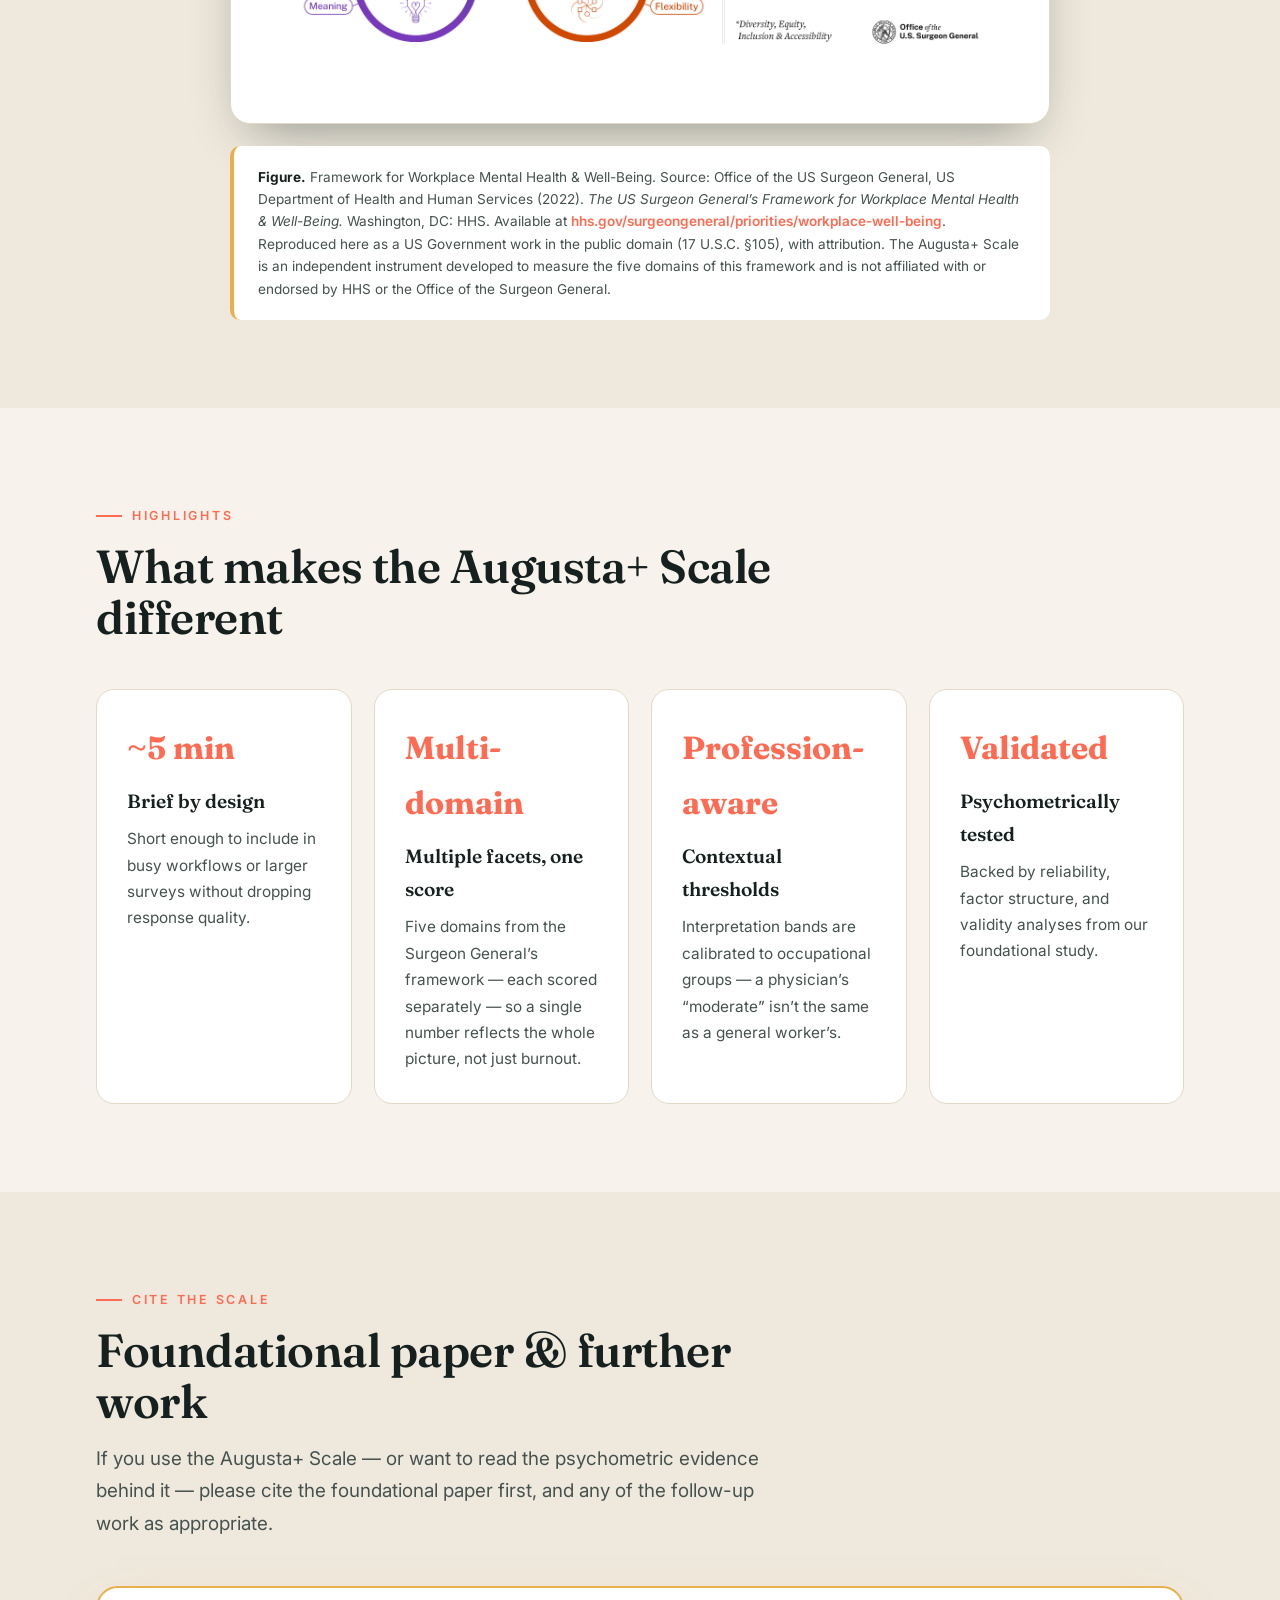
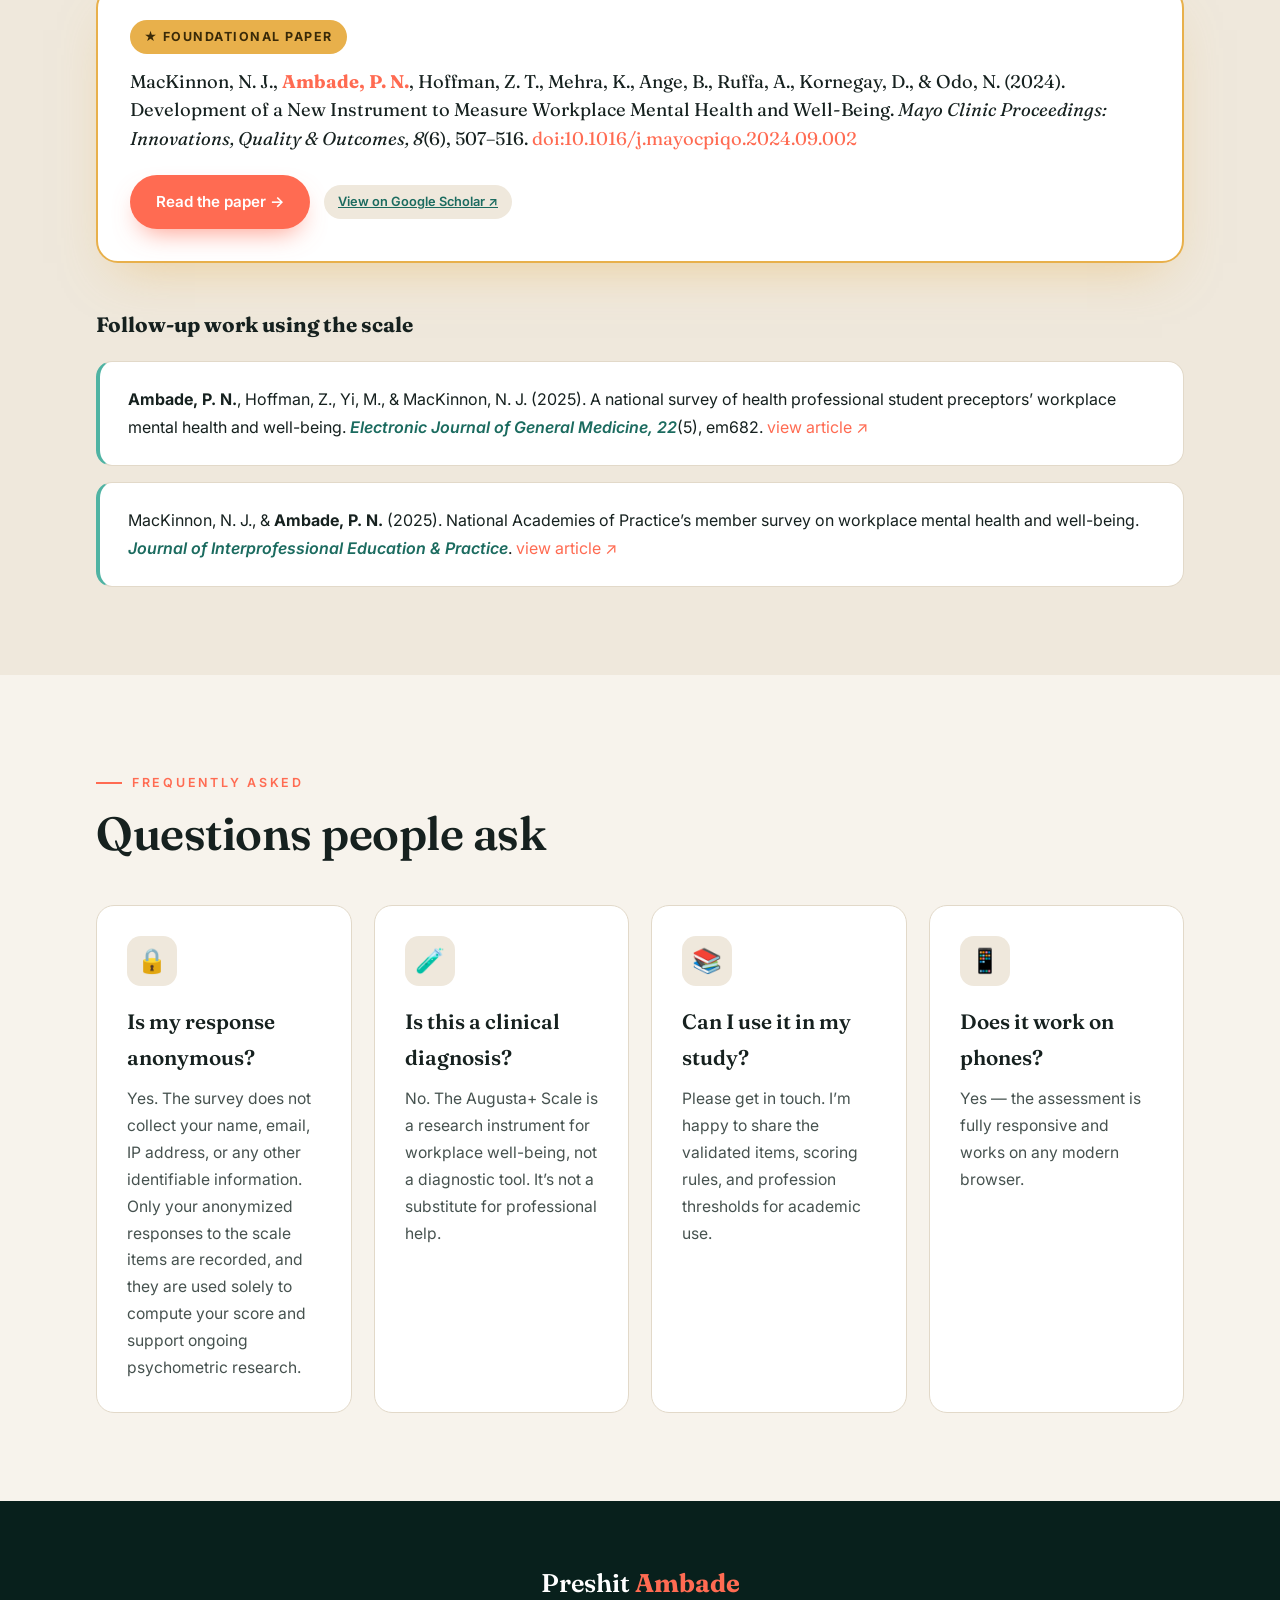
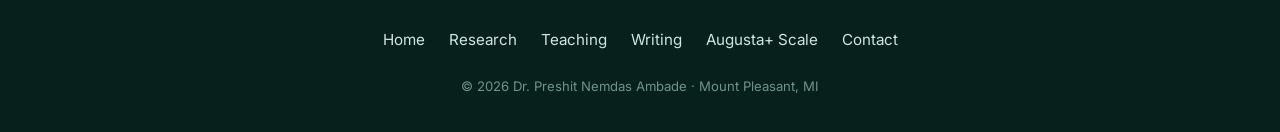
<file: augusta-scale.html>
<!DOCTYPE html>
<html lang="en">
<head>
  <meta charset="UTF-8" />
  <meta name="viewport" content="width=device-width, initial-scale=1.0" />
  <title>The Augusta+ Scale | Preshit Ambade</title>
  <meta name="description" content="The Augusta+ Scale — a workplace well-being instrument grounded in the US Surgeon General's Framework, co-developed by Dr. Neil MacKinnon and Dr. Preshit Ambade." />
  <link rel="preconnect" href="https://fonts.googleapis.com" />
  <link rel="preconnect" href="https://fonts.gstatic.com" crossorigin />
  <link href="https://fonts.googleapis.com/css2?family=Fraunces:ital,opsz,wght@0,9..144,400..700;1,9..144,400..600&family=Inter:wght@300;400;500;600;700&display=swap" rel="stylesheet" />
  <link rel="stylesheet" href="styles.css" />
</head>
<body>

  <header class="nav" id="nav">
    <div class="wrap navbar">
      <a href="index.html" class="brand">Preshit <b>Ambade</b></a>
      <nav class="navlinks" id="navlinks">
        <a href="index.html">Home</a>
        <a href="research.html">Research</a>
        <a href="teaching.html">Teaching</a>
        <a href="writing.html">Writing</a>
        <a href="augusta-scale.html" class="active">Augusta+ Scale</a>
        <a href="contact.html" class="nav-cta">Contact</a>
      </nav>
      <button class="burger" id="burger" aria-label="Menu"><span></span><span></span><span></span></button>
    </div>
  </header>

  <!-- ============ 1. HERO ============ -->
  <section class="page-hero">
    <div class="aurora"><span class="b1"></span><span class="b2"></span><span class="b3"></span></div>
    <div class="wrap instrument-hero">
      <div>
        <span class="badge-pill">Workplace Well-Being Instrument</span>
        <h1 style="margin-top:16px">The Augusta<span style="color:var(--coral)">+</span> Scale</h1>
        <p>A short, psychometrically-tested instrument for measuring workplace well-being across occupational groups — grounded in the US Surgeon General&rsquo;s Framework and designed to produce both a total score and a per-domain profile in about five minutes.</p>
        <div style="display:flex;gap:12px;flex-wrap:wrap;margin-top:26px">
          <a href="https://cmich.co1.qualtrics.com/jfe/form/SV_cLO0unM9GC0UxYq" target="_blank" rel="noopener" class="btn btn-primary">Take the assessment →</a>
          <a href="#framework" class="btn btn-ghost">See the framework</a>
        </div>
      </div>
      <div class="gauge-preview">
        <div class="metric">
          <div class="metric-num">72</div>
          <div class="metric-lbl">Sample score · <br />Moderate–High workplace well-being</div>
        </div>
        <div class="bar"><div class="bar-fill" style="width:72%"></div></div>
        <div class="marks"><span>LOW</span><span>MODERATE</span><span>HIGH</span></div>
      </div>
    </div>
  </section>

  <!-- ============ 2. WHAT IT IS ============ -->
  <section class="block">
    <div class="wrap">
      <div class="sec-head reveal">
        <span class="eyebrow">What it is</span>
        <h2 class="serif">Well-being that isn&rsquo;t one-size-fits-all</h2>
      </div>
      <div class="about-grid">
        <div class="reveal">
          <p class="lede">Workplace well-being looks different for a nurse on a night shift than it does for a researcher at a desk. The Augusta+ Scale was built to capture those differences.</p>
          <p style="color:var(--ink-soft)">The scale was developed in collaboration with <strong>Dr. Neil MacKinnon</strong>, President of Central Michigan University (<a href="https://www.cmich.edu/people/NEIL-MACKINNON" target="_blank" rel="noopener" style="color:var(--coral);font-weight:600;text-decoration:none">CMU profile ↗</a>).</p>
          <p style="color:var(--ink-soft)">Items are organized by the five domains of the US Surgeon General&rsquo;s Framework for Workplace Mental Health &amp; Well-Being. Every respondent gets a total score <em>and</em> a domain-specific profile — so a single number never obscures where the strain actually lives.</p>
        </div>
        <div class="reveal">
          <p style="color:var(--ink-soft)">The scale was tested for psychometric properties (reliability, factor structure, and construct validity) in a series of studies. It&rsquo;s brief, framework-grounded, and profession-aware — designed to be usable by individuals, teams, or in population-level surveillance.</p>
          <p style="color:var(--ink-soft)">Interested in using it in your research or organization? <a href="contact.html" style="color:var(--coral);font-weight:600;text-decoration:none">Get in touch →</a></p>
        </div>
      </div>
    </div>
  </section>

  <!-- ============ 3. HOW IT WORKS  (moved up — sits right next to the CTA it leads to) ============ -->
  <section class="block edu-sec">
    <div class="wrap">
      <div class="sec-head reveal on-teal">
        <span class="eyebrow">How it works</span>
        <h2 class="serif">From items to interpretation</h2>
      </div>
      <div class="timeline">
        <div class="tl-item reveal">
          <div class="yr">Step 1</div><h3>Pick your profession</h3>
          <div class="sch">Thresholds vary across occupational groups. Selecting your role calibrates how your score will be interpreted.</div>
        </div>
        <div class="tl-item reveal">
          <div class="yr">Step 2</div><h3>Rate each item honestly</h3>
          <div class="sch">Respond on a 5-point Likert scale (Strongly Disagree → Strongly Agree). The whole thing takes about five minutes.</div>
        </div>
        <div class="tl-item reveal">
          <div class="yr">Step 3</div><h3>Get your score &amp; category</h3>
          <div class="sch">Items are summed, broken out by the five framework domains, and compared against your profession-specific thresholds. You&rsquo;ll see whether you fall in the Low, Moderate, or High workplace well-being band, plus a per-domain profile.</div>
        </div>
        <div class="tl-item reveal">
          <div class="yr">Step 4</div><h3>Reflect &amp; act</h3>
          <div class="sch">Results are private — nothing is stored on any server. Use the reflection prompts to decide what to do next.</div>
        </div>
      </div>
      <div style="margin-top:40px;text-align:center">
        <a href="https://cmich.co1.qualtrics.com/jfe/form/SV_cLO0unM9GC0UxYq" target="_blank" rel="noopener" class="btn btn-primary">Start the assessment →</a>
      </div>
    </div>
  </section>

  <!-- ============ 4. THE FRAMEWORK FOUNDATION ============ -->
  <!--
    Uses the OFFICIAL Surgeon General framework image (public domain, per 17 U.S.C. §105).
    ACTION FOR YOU:
      1. Download the "Five Essentials" framework diagram from
         https://www.hhs.gov/surgeongeneral/priorities/workplace-well-being/index.html
         (the report PDF also contains the high-resolution version)
      2. Save it as:  assets/surgeon-general-framework.png
      3. That's it — the page will render it automatically. Until then, a link-only
         fallback is shown.
  -->
  <section class="block bg-deep" id="framework">
    <div class="wrap">
      <div class="sec-head reveal">
        <span class="eyebrow">The Foundation</span>
        <h2 class="serif">Built on the US Surgeon General&rsquo;s Framework</h2>
        <p class="lede" style="margin-top:18px">In October 2022, the US Surgeon General released the <a href="https://www.hhs.gov/surgeongeneral/priorities/workplace-well-being/index.html" target="_blank" rel="noopener" style="color:var(--coral);font-weight:600;text-decoration:none">Framework for Workplace Mental Health &amp; Well-Being</a> — a five-essentials model organized around Worker Voice and Equity. The Augusta+ Scale operationalizes these five domains into a brief, measurable instrument.</p>
      </div>

      <figure class="framework-figure reveal">
        <div class="framework-image">
          <img
            src="assets/surgeon-general-framework.png"
            alt="US Surgeon General's Framework for Workplace Mental Health & Well-Being — five essentials (Protection from Harm, Connection & Community, Work-Life Harmony, Mattering at Work, Opportunity for Growth) organized around Worker Voice and Equity."
            onerror="this.parentElement.classList.add('missing'); this.replaceWith(Object.assign(document.createElement('div'), {className:'framework-placeholder', innerHTML:'<div class=\'fp-inner\'><strong>Framework image not yet added.</strong><br />Save the official diagram as <code>assets/surgeon-general-framework.png</code>.<br /><a href=&quot;https://www.hhs.gov/surgeongeneral/priorities/workplace-well-being/index.html&quot; target=&quot;_blank&quot; rel=&quot;noopener&quot;>View the official framework page ↗</a></div>'}));" />
        </div>
        <figcaption class="framework-attribution">
          <strong>Figure.</strong> Framework for Workplace Mental Health &amp; Well-Being.
          Source: Office of the US Surgeon General, US Department of Health and Human Services (2022).
          <em>The US Surgeon General&rsquo;s Framework for Workplace Mental Health &amp; Well-Being.</em>
          Washington, DC: HHS.
          Available at
          <a href="https://www.hhs.gov/surgeongeneral/priorities/workplace-well-being/index.html" target="_blank" rel="noopener">hhs.gov/surgeongeneral/priorities/workplace-well-being</a>.
          Reproduced here as a US Government work in the public domain (17 U.S.C. §105), with attribution.
          The Augusta+ Scale is an independent instrument developed to measure the five domains of this framework and is not affiliated with or endorsed by HHS or the Office of the Surgeon General.
        </figcaption>
      </figure>
    </div>
  </section>

  <!-- ============ 5. HIGHLIGHTS ============ -->
  <section class="block">
    <div class="wrap">
      <div class="sec-head reveal">
        <span class="eyebrow">Highlights</span>
        <h2 class="serif">What makes the Augusta+ Scale different</h2>
      </div>
      <div class="feature-grid">
        <div class="feature reveal">
          <div class="num">~5 min</div>
          <h3>Brief by design</h3>
          <p>Short enough to include in busy workflows or larger surveys without dropping response quality.</p>
        </div>
        <div class="feature reveal">
          <div class="num">Multi-domain</div>
          <h3>Multiple facets, one score</h3>
          <p>Five domains from the Surgeon General&rsquo;s framework — each scored separately — so a single number reflects the whole picture, not just burnout.</p>
        </div>
        <div class="feature reveal">
          <div class="num">Profession-aware</div>
          <h3>Contextual thresholds</h3>
          <p>Interpretation bands are calibrated to occupational groups — a physician&rsquo;s &ldquo;moderate&rdquo; isn&rsquo;t the same as a general worker&rsquo;s.</p>
        </div>
        <div class="feature reveal">
          <div class="num">Validated</div>
          <h3>Psychometrically tested</h3>
          <p>Backed by reliability, factor structure, and validity analyses from our foundational study.</p>
        </div>
      </div>
    </div>
  </section>

  <!-- ============ 6. FOUNDATIONAL PAPER & CITED WORK ============ -->
  <section class="block bg-deep" id="citations">
    <div class="wrap">
      <div class="sec-head reveal">
        <span class="eyebrow">Cite the Scale</span>
        <h2 class="serif">Foundational paper &amp; further work</h2>
        <p class="lede" style="margin-top:16px">If you use the Augusta+ Scale — or want to read the psychometric evidence behind it — please cite the foundational paper first, and any of the follow-up work as appropriate.</p>
      </div>

      <div class="foundational reveal">
        <div class="fnd-badge">★ Foundational paper</div>
        <div class="fnd-body">
          <p class="fnd-cite">MacKinnon, N. J., <strong>Ambade, P. N.</strong>, Hoffman, Z. T., Mehra, K., Ange, B., Ruffa, A., Kornegay, D., &amp; Odo, N. (2024). Development of a New Instrument to Measure Workplace Mental Health and Well-Being. <em>Mayo Clinic Proceedings: Innovations, Quality &amp; Outcomes, 8</em>(6), 507&ndash;516. <a href="https://doi.org/10.1016/j.mayocpiqo.2024.09.002" target="_blank" rel="noopener" style="color:var(--coral);text-decoration:none">doi:10.1016/j.mayocpiqo.2024.09.002</a></p>
          <div class="fnd-actions">
            <a href="https://doi.org/10.1016/j.mayocpiqo.2024.09.002" target="_blank" rel="noopener" class="btn btn-primary">Read the paper →</a>
            <a href="https://scholar.google.com/scholar?q=Development+of+a+New+Instrument+to+Measure+Workplace+Mental+Health+and+Well-Being+Ambade" target="_blank" rel="noopener" class="tag">View on Google Scholar ↗</a>
          </div>
        </div>
      </div>

      <h3 class="serif" style="margin:44px 0 18px;font-size:1.3rem">Follow-up work using the scale</h3>
      <div class="pub-list">
        <div class="pub reveal">
          <p><strong>Ambade, P. N.</strong>, Hoffman, Z., Yi, M., &amp; MacKinnon, N. J. (2025). A national survey of health professional student preceptors&rsquo; workplace mental health and well-being. <span class="venue">Electronic Journal of General Medicine, 22</span>(5), em682. <a href="https://www.ejgm.co.uk/article/a-national-survey-of-health-professional-student-preceptors-workplace-mental-health-and-well-being-16746" target="_blank" rel="noopener" style="color:var(--coral);text-decoration:none">view article ↗</a></p>
        </div>
        <div class="pub reveal">
          <p>MacKinnon, N. J., &amp; <strong>Ambade, P. N.</strong> (2025). National Academies of Practice&rsquo;s member survey on workplace mental health and well-being. <span class="venue">Journal of Interprofessional Education &amp; Practice</span>. <a href="https://www.sciencedirect.com/science/article/abs/pii/S2405452625000473" target="_blank" rel="noopener" style="color:var(--coral);text-decoration:none">view article ↗</a></p>
        </div>
      </div>
    </div>
  </section>

  <!-- ============ 7. FAQ ============ -->
  <section class="block">
    <div class="wrap">
      <div class="sec-head reveal">
        <span class="eyebrow">Frequently asked</span>
        <h2 class="serif">Questions people ask</h2>
      </div>
      <div class="cards">
        <div class="rcard reveal"><div class="ico">🔒</div><h3>Is my response anonymous?</h3><p>Yes. The survey does not collect your name, email, IP address, or any other identifiable information. Only your anonymized responses to the scale items are recorded, and they are used solely to compute your score and support ongoing psychometric research.</p></div>
        <div class="rcard reveal"><div class="ico">🧪</div><h3>Is this a clinical diagnosis?</h3><p>No. The Augusta+ Scale is a research instrument for workplace well-being, not a diagnostic tool. It&rsquo;s not a substitute for professional help.</p></div>
        <div class="rcard reveal"><div class="ico">📚</div><h3>Can I use it in my study?</h3><p>Please get in touch. I&rsquo;m happy to share the validated items, scoring rules, and profession thresholds for academic use.</p></div>
        <div class="rcard reveal"><div class="ico">📱</div><h3>Does it work on phones?</h3><p>Yes — the assessment is fully responsive and works on any modern browser.</p></div>
      </div>
    </div>
  </section>

  <footer>
    <div class="wrap">
      <div class="fbrand">Preshit <b>Ambade</b></div>
      <div class="flinks">
        <a href="index.html">Home</a>
        <a href="research.html">Research</a>
        <a href="teaching.html">Teaching</a>
        <a href="writing.html">Writing</a>
        <a href="augusta-scale.html">Augusta+ Scale</a>
        <a href="contact.html">Contact</a>
      </div>
      <div class="copy">© <span id="year">2026</span> Dr. Preshit Nemdas Ambade · Mount Pleasant, MI</div>
    </div>
  </footer>

  <script src="main.js"></script>
</body>
</html>
</file>
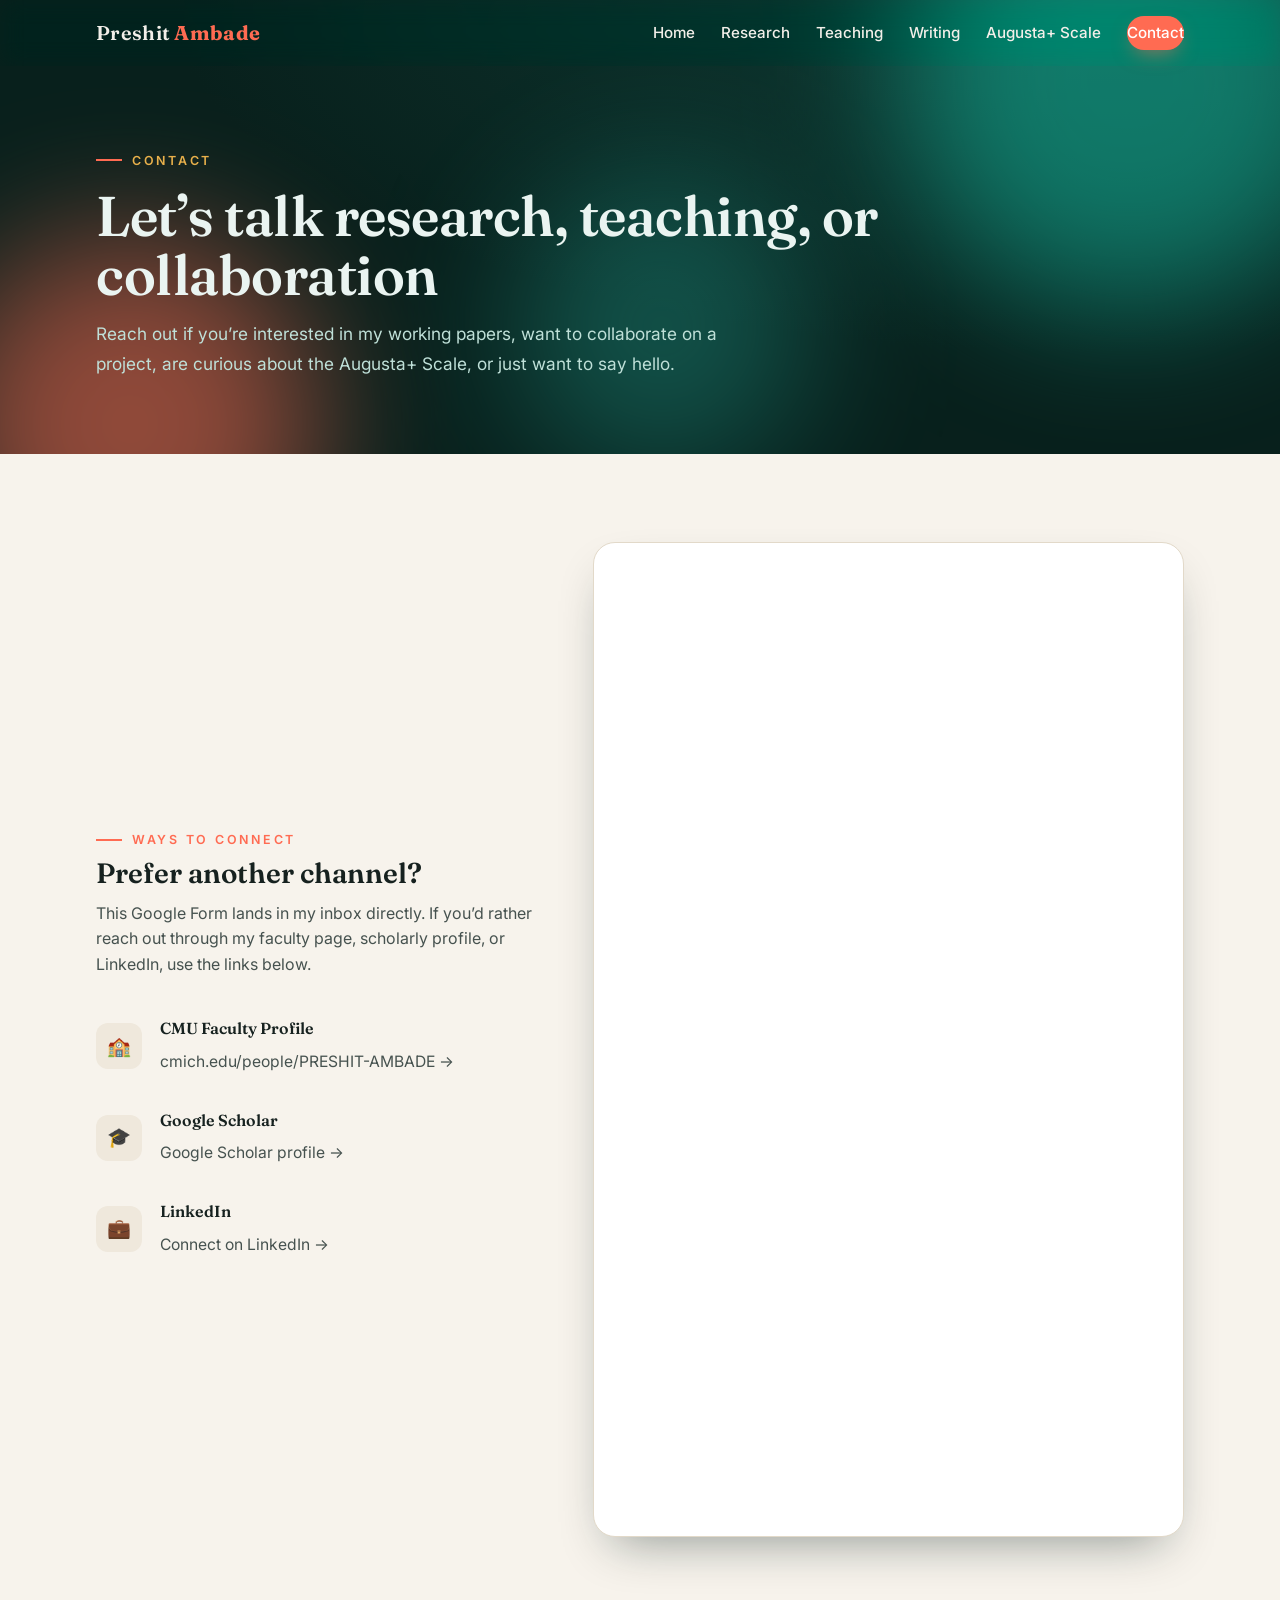
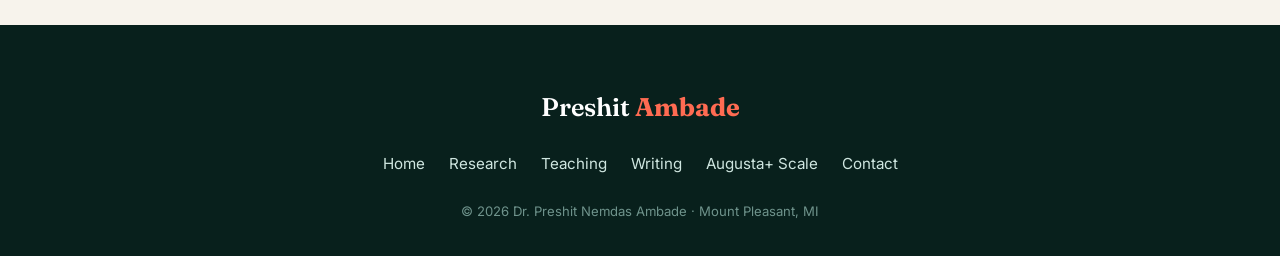
<file: contact.html>
<!DOCTYPE html>
<html lang="en">
<head>
  <meta charset="UTF-8" />
  <meta name="viewport" content="width=device-width, initial-scale=1.0" />
  <title>Contact | Preshit Ambade</title>
  <meta name="description" content="Get in touch with Dr. Preshit Ambade (BAMS, MHA, DrPH, PNAP) — Assistant Professor of Research at the Central Michigan University College of Medicine." />
  <link rel="preconnect" href="https://fonts.googleapis.com" />
  <link rel="preconnect" href="https://fonts.gstatic.com" crossorigin />
  <link href="https://fonts.googleapis.com/css2?family=Fraunces:ital,opsz,wght@0,9..144,400..700;1,9..144,400..600&family=Inter:wght@300;400;500;600;700&display=swap" rel="stylesheet" />
  <link rel="stylesheet" href="styles.css" />
</head>
<body>

  <header class="nav" id="nav">
    <div class="wrap navbar">
      <a href="index.html" class="brand">Preshit <b>Ambade</b></a>
      <nav class="navlinks" id="navlinks">
        <a href="index.html">Home</a>
        <a href="research.html">Research</a>
        <a href="teaching.html">Teaching</a>
        <a href="writing.html">Writing</a>
        <a href="augusta-scale.html">Augusta+ Scale</a>
        <a href="contact.html" class="nav-cta active">Contact</a>
      </nav>
      <button class="burger" id="burger" aria-label="Menu"><span></span><span></span><span></span></button>
    </div>
  </header>

  <section class="page-hero">
    <div class="aurora"><span class="b1"></span><span class="b2"></span><span class="b3"></span></div>
    <div class="wrap">
      <span class="eyebrow" style="color:var(--gold)">Contact</span>
      <h1>Let&rsquo;s talk research, teaching, or collaboration</h1>
      <p>Reach out if you&rsquo;re interested in my working papers, want to collaborate on a project, are curious about the Augusta+ Scale, or just want to say hello.</p>
    </div>
  </section>

  <section class="block">
    <div class="wrap">
      <div class="contact-grid">
        <div class="reveal contact-info">
          <div class="contact-info-head">
            <span class="eyebrow">Ways to connect</span>
            <h2>Prefer another channel?</h2>
            <p>This Google Form lands in my inbox directly. If you&rsquo;d rather reach out through my faculty page, scholarly profile, or LinkedIn, use the links below.</p>
          </div>
          <div class="contact-line">
            <div class="ci">🏫</div>
            <div><h3>CMU Faculty Profile</h3><a href="https://www.cmich.edu/people/PRESHIT-AMBADE" target="_blank" rel="noopener">cmich.edu/people/PRESHIT-AMBADE →</a></div>
          </div>
          <div class="contact-line">
            <div class="ci">🎓</div>
            <div><h3>Google Scholar</h3><a href="https://scholar.google.com/citations?user=KSbxiGAAAAAJ" target="_blank" rel="noopener">Google Scholar profile →</a></div>
          </div>
          <div class="contact-line">
            <div class="ci">💼</div>
            <div><h3>LinkedIn</h3><a href="https://www.linkedin.com/in/preshitambade/" target="_blank" rel="noopener">Connect on LinkedIn →</a></div>
          </div>
        </div>

        <!--
          Contact form — Google Forms embed.
          Responses land in preshitambade@gmail.com (via the form's built-in email
          notifications, which you enabled in the form's Responses tab).

          TO ACTIVATE:
            1) Create the form at https://forms.google.com (Name / Email / Subject / Message)
            2) Click "Send" → the "< >" (Embed HTML) tab
            3) Copy the src URL from the iframe and paste it below in place of YOUR_FORM_ID
               The URL looks like: https://docs.google.com/forms/d/e/1FAI…/viewform?embedded=true
        -->
        <div class="form-card reveal form-embed">
          <iframe
            src="https://docs.google.com/forms/d/e/1FAIpQLSeisTrFm7ZUApoXvBL-fxdSHFNgCm7USWlHr8VQGWqfTuNWoQ/viewform?embedded=true"
            title="Contact form"
            loading="lazy"
            width="100%"
            height="993"
            frameborder="0" marginheight="0" marginwidth="0">
            Loading form…
          </iframe>
        </div>
      </div>
    </div>
  </section>

  <footer>
    <div class="wrap">
      <div class="fbrand">Preshit <b>Ambade</b></div>
      <div class="flinks">
        <a href="index.html">Home</a>
        <a href="research.html">Research</a>
        <a href="teaching.html">Teaching</a>
        <a href="writing.html">Writing</a>
        <a href="augusta-scale.html">Augusta+ Scale</a>
        <a href="contact.html">Contact</a>
      </div>
      <div class="copy">© <span id="year">2026</span> Dr. Preshit Nemdas Ambade · Mount Pleasant, MI</div>
    </div>
  </footer>

  <script src="main.js"></script>
</body>
</html>
</file>
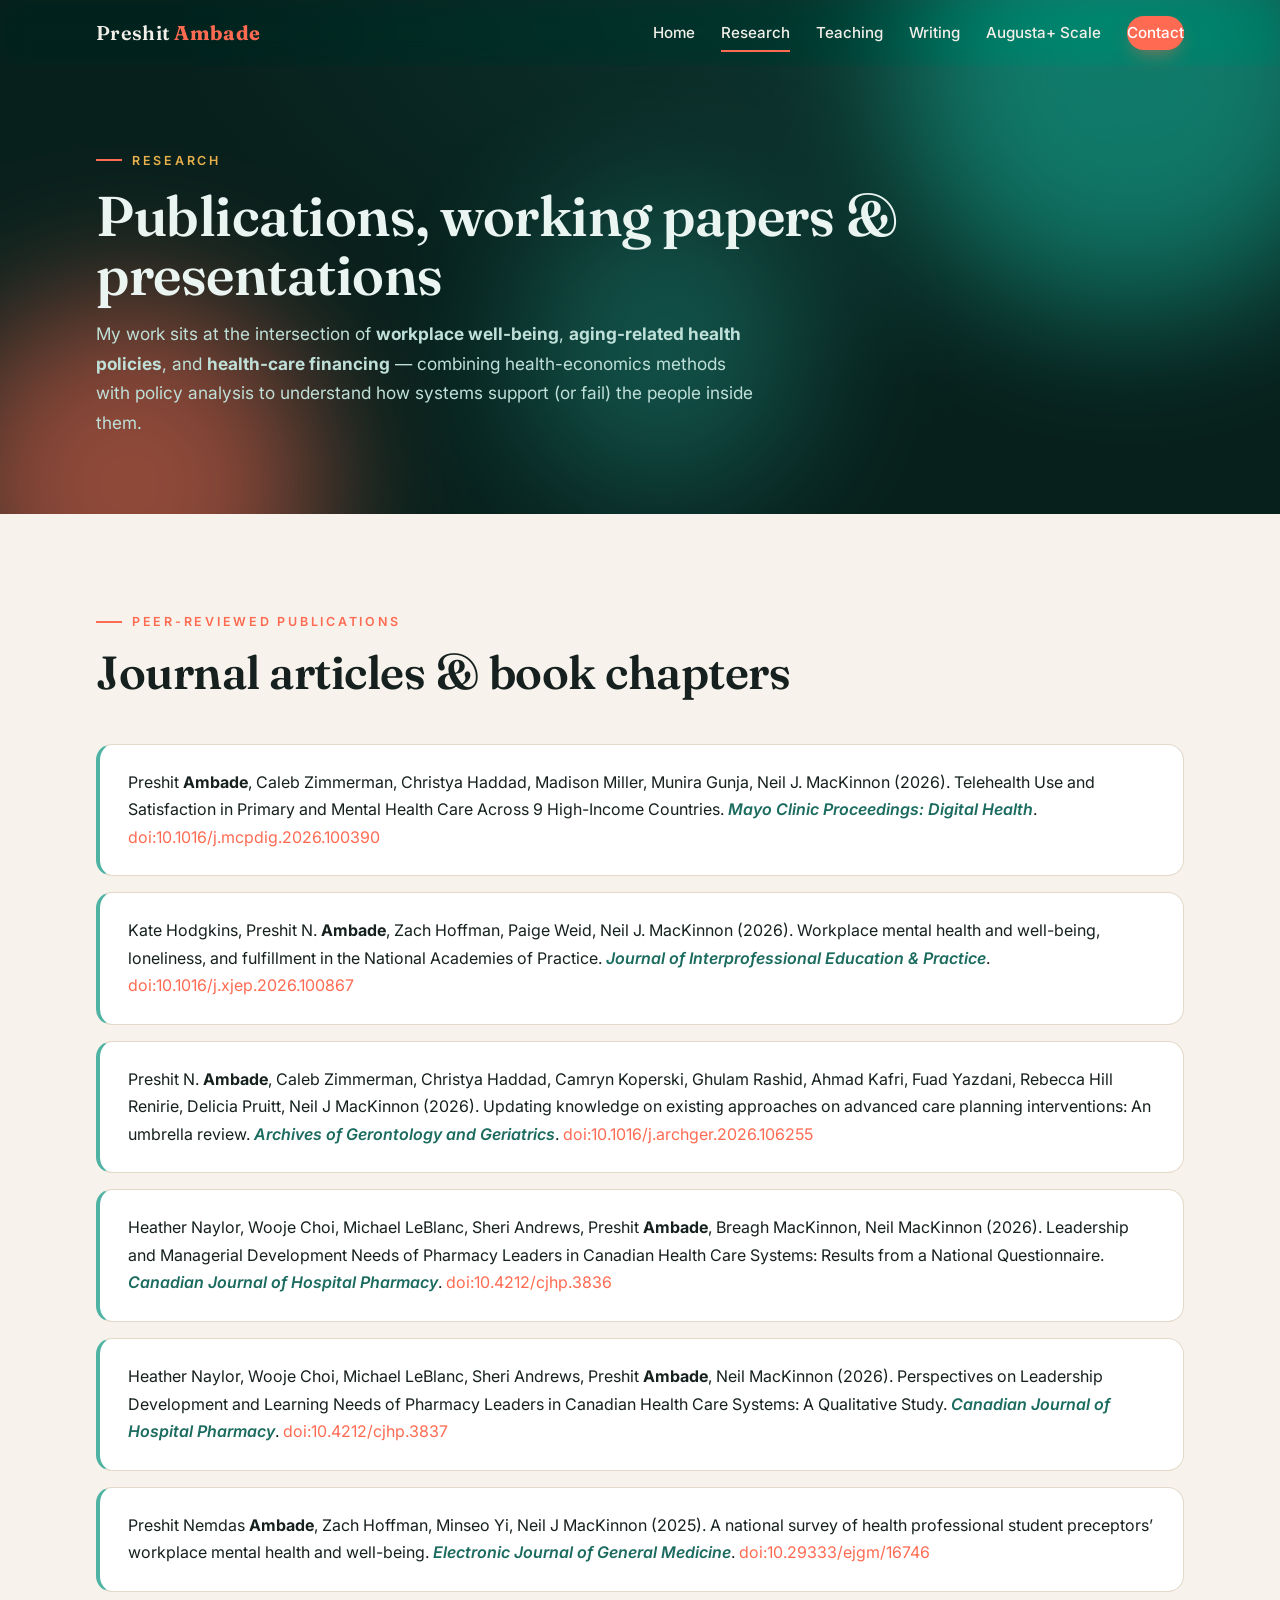
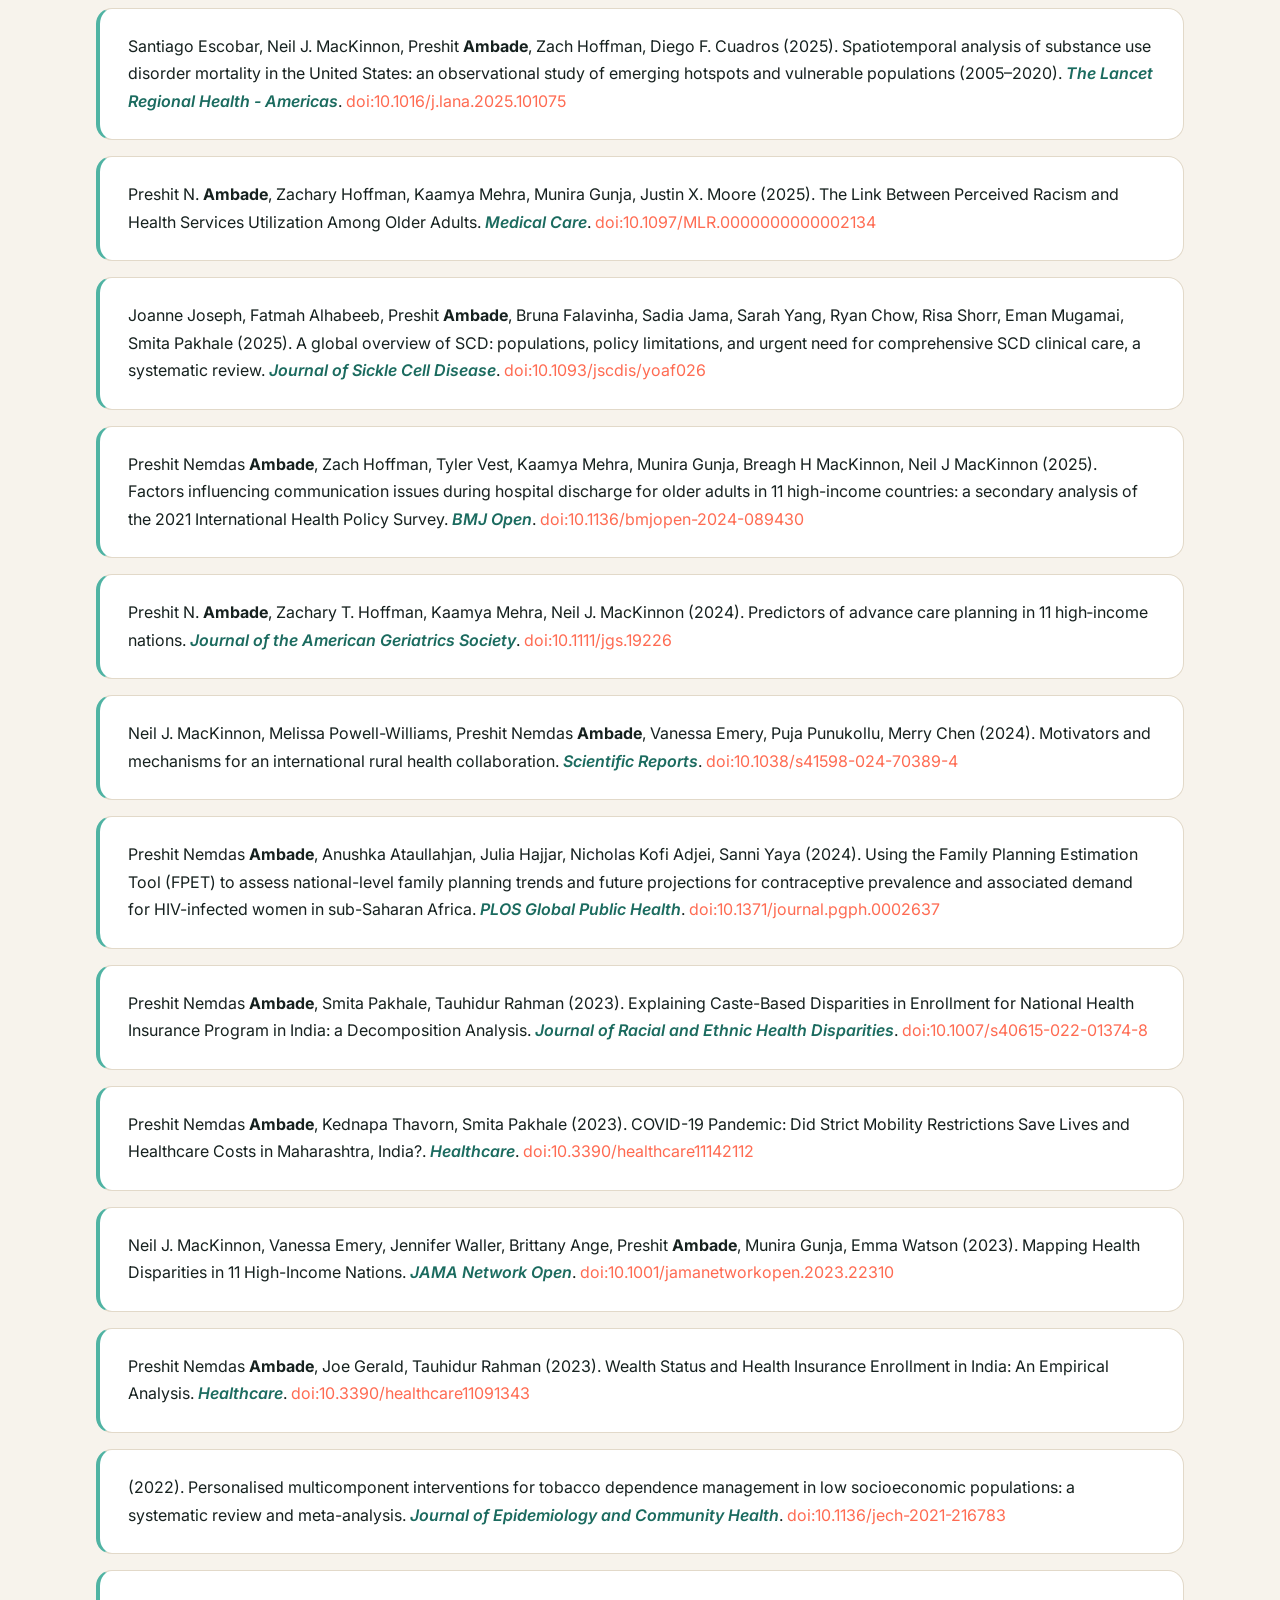
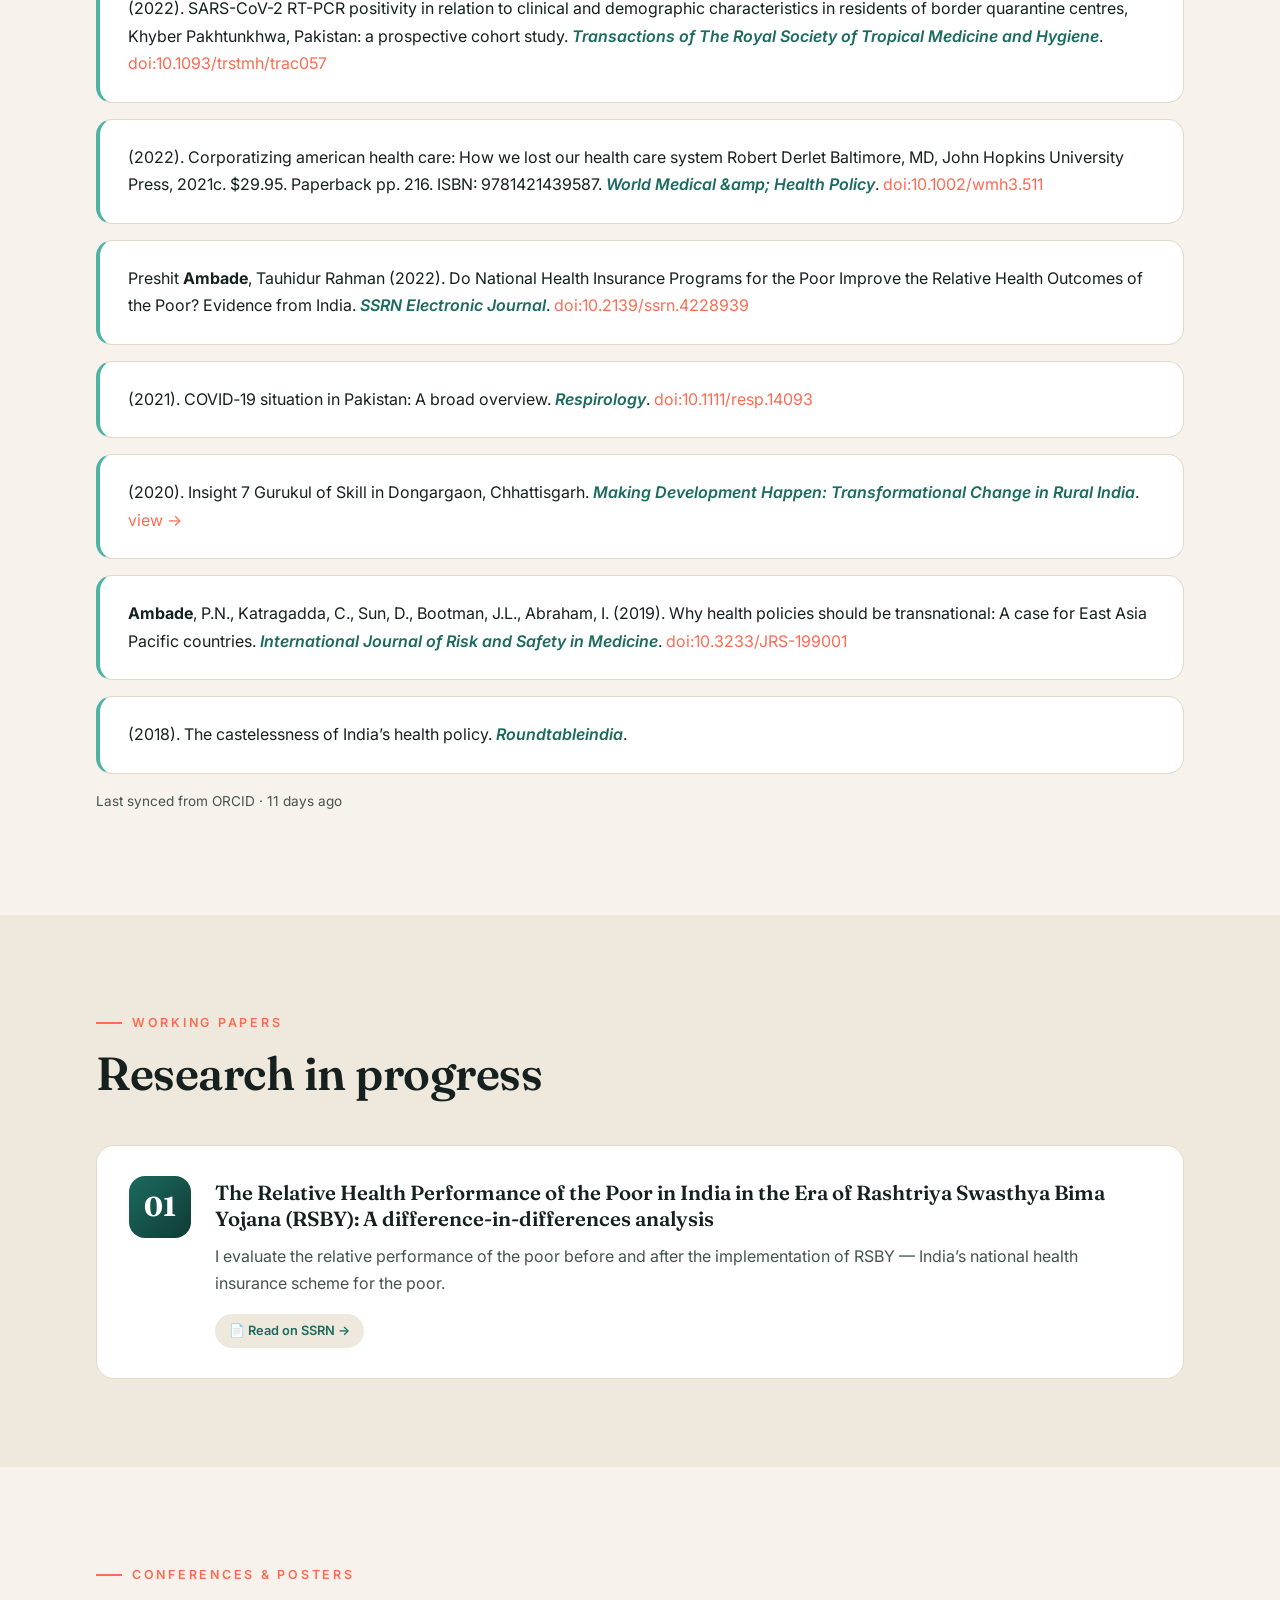
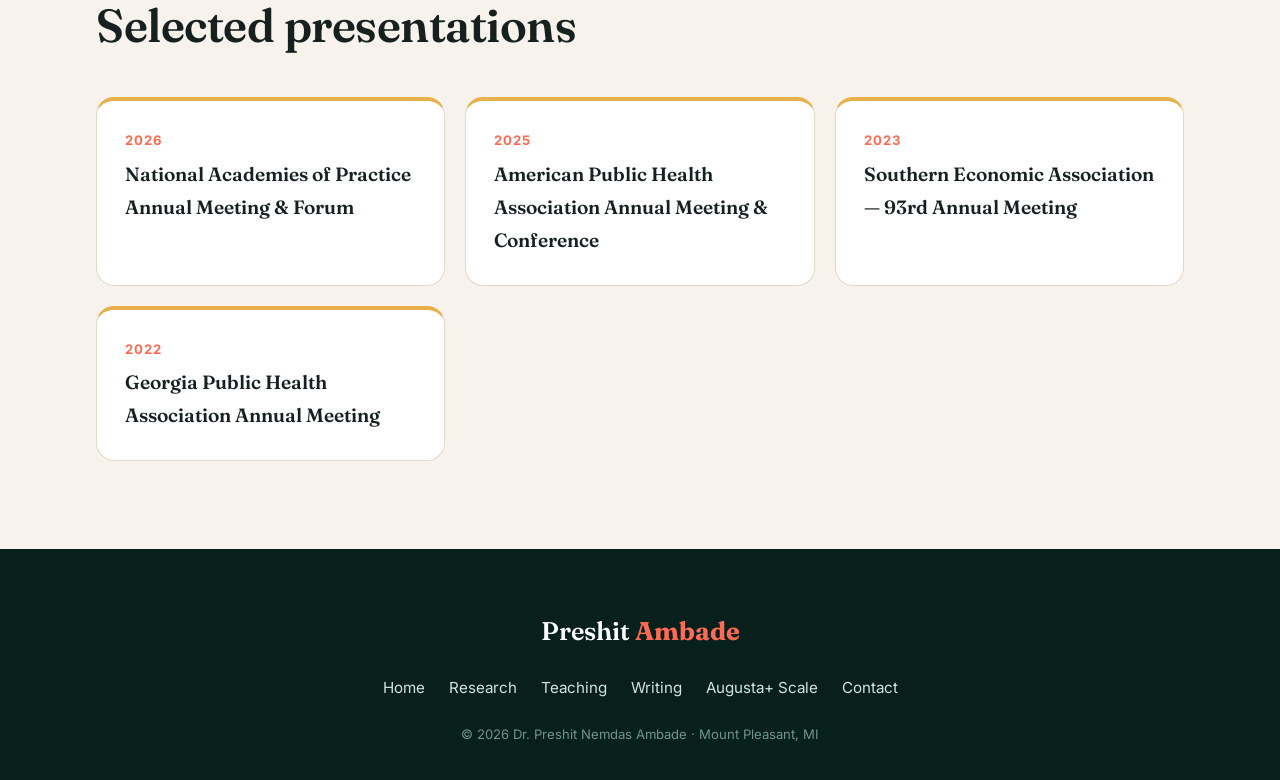
<file: research.html>
<!DOCTYPE html>
<html lang="en">
<head>
  <meta charset="UTF-8" />
  <meta name="viewport" content="width=device-width, initial-scale=1.0" />
  <title>Research | Preshit Ambade</title>
  <meta name="description" content="Research by Dr. Preshit Ambade — peer-reviewed publications, working papers, and conference presentations on health financing, insurance, and equity." />
  <link rel="preconnect" href="https://fonts.googleapis.com" />
  <link rel="preconnect" href="https://fonts.gstatic.com" crossorigin />
  <link href="https://fonts.googleapis.com/css2?family=Fraunces:ital,opsz,wght@0,9..144,400..700;1,9..144,400..600&family=Inter:wght@300;400;500;600;700&display=swap" rel="stylesheet" />
  <link rel="stylesheet" href="styles.css" />
</head>
<body>

  <header class="nav" id="nav">
    <div class="wrap navbar">
      <a href="index.html" class="brand">Preshit <b>Ambade</b></a>
      <nav class="navlinks" id="navlinks">
        <a href="index.html">Home</a>
        <a href="research.html" class="active">Research</a>
        <a href="teaching.html">Teaching</a>
        <a href="writing.html">Writing</a>
        <a href="augusta-scale.html">Augusta+ Scale</a>
        <a href="contact.html" class="nav-cta">Contact</a>
      </nav>
      <button class="burger" id="burger" aria-label="Menu"><span></span><span></span><span></span></button>
    </div>
  </header>

  <section class="page-hero">
    <div class="aurora"><span class="b1"></span><span class="b2"></span><span class="b3"></span></div>
    <div class="wrap">
      <span class="eyebrow" style="color:var(--gold)">Research</span>
      <h1>Publications, working papers &amp; presentations</h1>
      <p>My work sits at the intersection of <strong>workplace well-being</strong>, <strong>aging-related health policies</strong>, and <strong>health-care financing</strong> — combining health-economics methods with policy analysis to understand how systems support (or fail) the people inside them.</p>
    </div>
  </section>

  <section class="block">
    <div class="wrap">
      <div class="sec-head reveal">
        <span class="eyebrow">Peer-Reviewed Publications</span>
        <h2 class="serif">Journal articles &amp; book chapters</h2>
      </div>
      <!-- Auto-populated from data/publications.json (kept fresh by GitHub Action) -->
      <div class="pub-list" id="pub-list">
        <div class="pub"><p style="color:var(--ink-soft)">Loading publications…</p></div>
      </div>
      <p style="color:var(--ink-soft); font-size:.85rem; margin-top:16px" id="pub-updated"></p>
    </div>
  </section>

  <section class="block bg-deep">
    <div class="wrap">
      <div class="sec-head reveal">
        <span class="eyebrow">Working Papers</span>
        <h2 class="serif">Research in progress</h2>
      </div>
      <div class="paper-list">
        <div class="paper reveal">
          <div class="idx">01</div>
          <div>
            <h3>The Relative Health Performance of the Poor in India in the Era of Rashtriya Swasthya Bima Yojana (RSBY): A difference-in-differences analysis</h3>
            <p>I evaluate the relative performance of the poor before and after the implementation of RSBY — India&rsquo;s national health insurance scheme for the poor.</p>
            <a href="https://papers.ssrn.com/" target="_blank" rel="noopener" class="tag">📄 Read on SSRN →</a>
          </div>
        </div>
      </div>
    </div>
  </section>

  <section class="block">
    <div class="wrap">
      <div class="sec-head reveal">
        <span class="eyebrow">Conferences &amp; Posters</span>
        <h2 class="serif">Selected presentations</h2>
      </div>
      <!-- Auto-populated from data/conferences.json — edit that file to add new presentations -->
      <div class="conf-grid" id="conf-grid">
        <div class="conf-card"><div class="yr">…</div><h3>Loading presentations…</h3></div>
      </div>
    </div>
  </section>

  <footer>
    <div class="wrap">
      <div class="fbrand">Preshit <b>Ambade</b></div>
      <div class="flinks">
        <a href="index.html">Home</a>
        <a href="research.html">Research</a>
        <a href="teaching.html">Teaching</a>
        <a href="writing.html">Writing</a>
        <a href="augusta-scale.html">Augusta+ Scale</a>
        <a href="contact.html">Contact</a>
      </div>
      <div class="copy">© <span id="year">2026</span> Dr. Preshit Nemdas Ambade · Mount Pleasant, MI</div>
    </div>
  </footer>

  <script src="main.js"></script>
  <script src="metrics.js?v=4"></script>
</body>
</html>
</file>
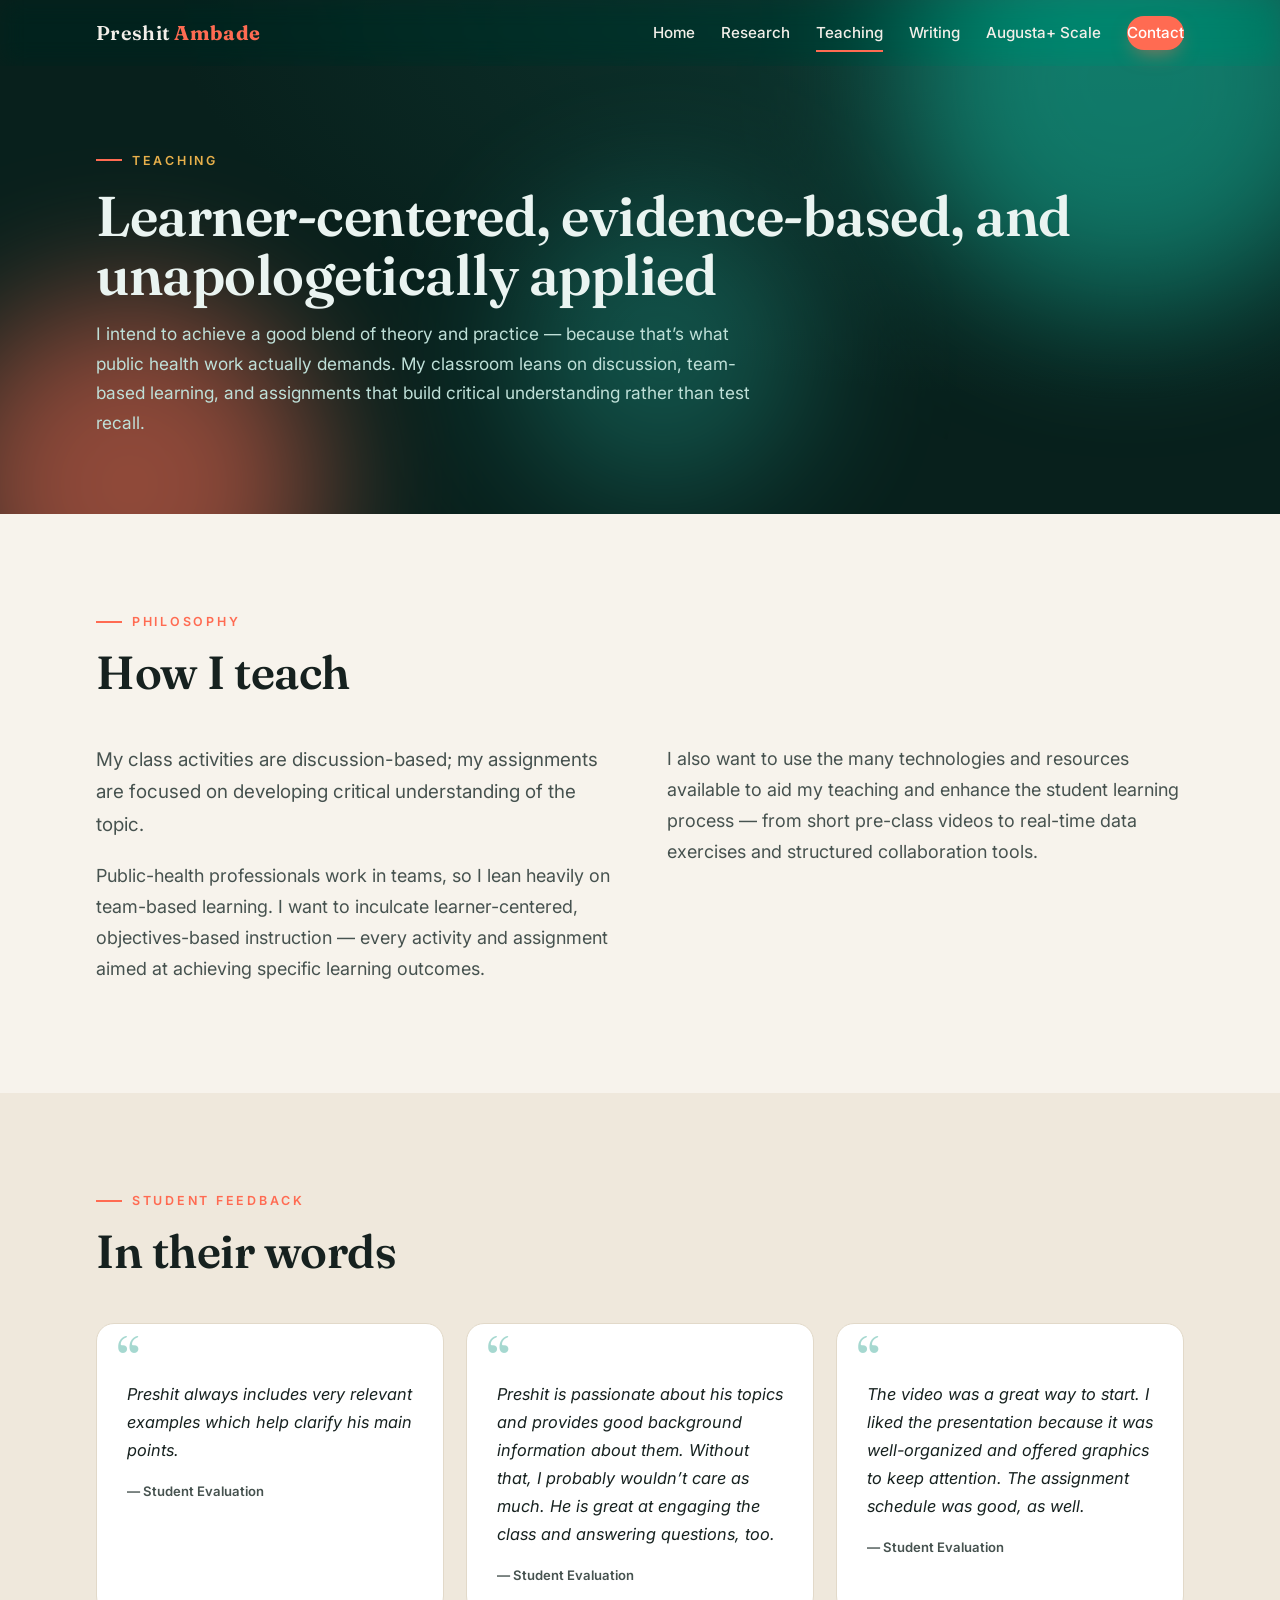
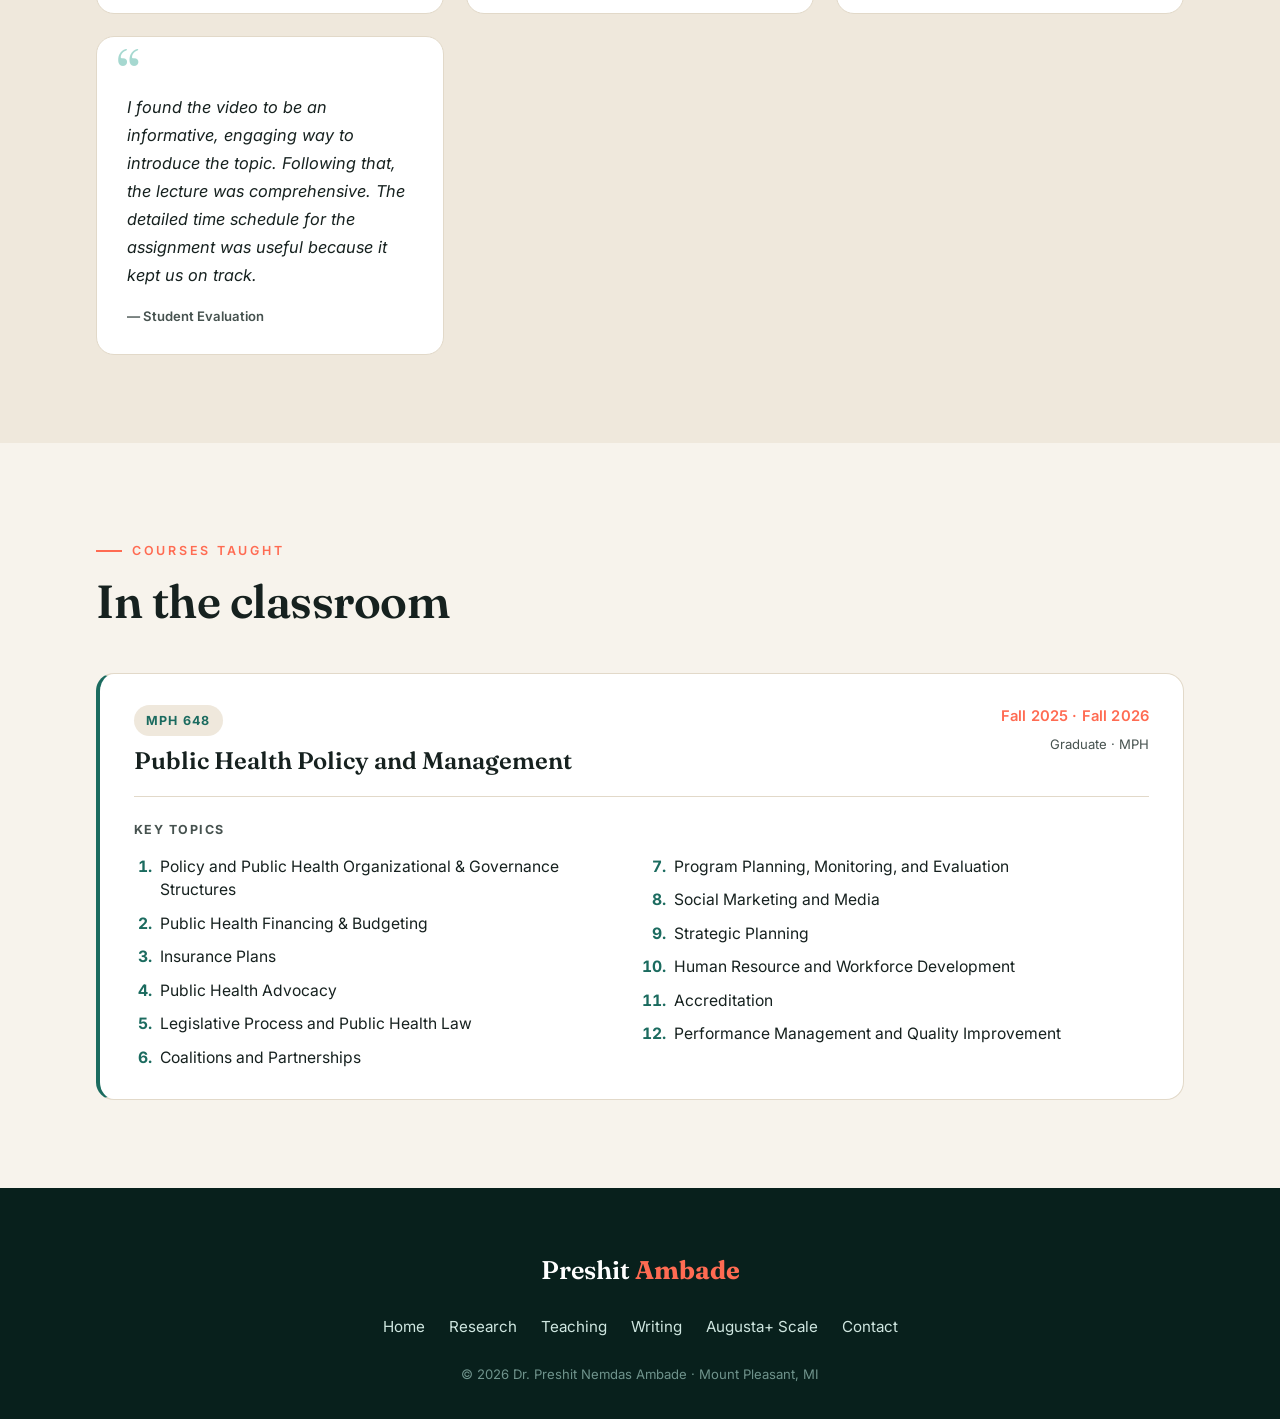
<file: teaching.html>
<!DOCTYPE html>
<html lang="en">
<head>
  <meta charset="UTF-8" />
  <meta name="viewport" content="width=device-width, initial-scale=1.0" />
  <title>Teaching | Preshit Ambade</title>
  <meta name="description" content="Teaching philosophy and portfolio of Dr. Preshit Ambade — sample syllabi, presentations, and student feedback." />
  <link rel="preconnect" href="https://fonts.googleapis.com" />
  <link rel="preconnect" href="https://fonts.gstatic.com" crossorigin />
  <link href="https://fonts.googleapis.com/css2?family=Fraunces:ital,opsz,wght@0,9..144,400..700;1,9..144,400..600&family=Inter:wght@300;400;500;600;700&display=swap" rel="stylesheet" />
  <link rel="stylesheet" href="styles.css" />
</head>
<body>

  <header class="nav" id="nav">
    <div class="wrap navbar">
      <a href="index.html" class="brand">Preshit <b>Ambade</b></a>
      <nav class="navlinks" id="navlinks">
        <a href="index.html">Home</a>
        <a href="research.html">Research</a>
        <a href="teaching.html" class="active">Teaching</a>
        <a href="writing.html">Writing</a>
        <a href="augusta-scale.html">Augusta+ Scale</a>
        <a href="contact.html" class="nav-cta">Contact</a>
      </nav>
      <button class="burger" id="burger" aria-label="Menu"><span></span><span></span><span></span></button>
    </div>
  </header>

  <section class="page-hero">
    <div class="aurora"><span class="b1"></span><span class="b2"></span><span class="b3"></span></div>
    <div class="wrap">
      <span class="eyebrow" style="color:var(--gold)">Teaching</span>
      <h1>Learner-centered, evidence-based, and unapologetically applied</h1>
      <p>I intend to achieve a good blend of theory and practice — because that&rsquo;s what public health work actually demands. My classroom leans on discussion, team-based learning, and assignments that build critical understanding rather than test recall.</p>
    </div>
  </section>

  <section class="block">
    <div class="wrap">
      <div class="sec-head reveal">
        <span class="eyebrow">Philosophy</span>
        <h2 class="serif">How I teach</h2>
      </div>
      <div class="about-grid">
        <div class="reveal">
          <p class="lede">My class activities are discussion-based; my assignments are focused on developing critical understanding of the topic.</p>
          <p style="color:var(--ink-soft)">Public-health professionals work in teams, so I lean heavily on team-based learning. I want to inculcate learner-centered, objectives-based instruction — every activity and assignment aimed at achieving specific learning outcomes.</p>
        </div>
        <div class="reveal">
          <p style="color:var(--ink-soft)">I also want to use the many technologies and resources available to aid my teaching and enhance the student learning process — from short pre-class videos to real-time data exercises and structured collaboration tools.</p>
        </div>
      </div>
    </div>
  </section>

  <section class="block bg-deep">
    <div class="wrap">
      <div class="sec-head reveal">
        <span class="eyebrow">Student Feedback</span>
        <h2 class="serif">In their words</h2>
      </div>
      <div class="quote-grid">
        <div class="quote reveal">
          <p>Preshit always includes very relevant examples which help clarify his main points.</p>
          <div class="who">— Student Evaluation</div>
        </div>
        <div class="quote reveal">
          <p>Preshit is passionate about his topics and provides good background information about them. Without that, I probably wouldn&rsquo;t care as much. He is great at engaging the class and answering questions, too.</p>
          <div class="who">— Student Evaluation</div>
        </div>
        <div class="quote reveal">
          <p>The video was a great way to start. I liked the presentation because it was well-organized and offered graphics to keep attention. The assignment schedule was good, as well.</p>
          <div class="who">— Student Evaluation</div>
        </div>
        <div class="quote reveal">
          <p>I found the video to be an informative, engaging way to introduce the topic. Following that, the lecture was comprehensive. The detailed time schedule for the assignment was useful because it kept us on track.</p>
          <div class="who">— Student Evaluation</div>
        </div>
      </div>
    </div>
  </section>

  <section class="block">
    <div class="wrap">
      <div class="sec-head reveal">
        <span class="eyebrow">Courses Taught</span>
        <h2 class="serif">In the classroom</h2>
      </div>

      <div class="course-list">
        <article class="course reveal">
          <header class="course-head">
            <div>
              <div class="course-code">MPH 648</div>
              <h3 class="course-title">Public Health Policy and Management</h3>
            </div>
            <div class="course-meta">
              <span class="course-term">Fall 2025 · Fall 2026</span>
              <span class="course-level">Graduate · MPH</span>
            </div>
          </header>

          <div class="course-body">
            <h4 class="course-topics-label">Key topics</h4>
            <ol class="course-topics">
              <li>Policy and Public Health Organizational &amp; Governance Structures</li>
              <li>Public Health Financing &amp; Budgeting</li>
              <li>Insurance Plans</li>
              <li>Public Health Advocacy</li>
              <li>Legislative Process and Public Health Law</li>
              <li>Coalitions and Partnerships</li>
              <li>Program Planning, Monitoring, and Evaluation</li>
              <li>Social Marketing and Media</li>
              <li>Strategic Planning</li>
              <li>Human Resource and Workforce Development</li>
              <li>Accreditation</li>
              <li>Performance Management and Quality Improvement</li>
            </ol>
          </div>
        </article>
      </div>
    </div>
  </section>

  <footer>
    <div class="wrap">
      <div class="fbrand">Preshit <b>Ambade</b></div>
      <div class="flinks">
        <a href="index.html">Home</a>
        <a href="research.html">Research</a>
        <a href="teaching.html">Teaching</a>
        <a href="writing.html">Writing</a>
        <a href="augusta-scale.html">Augusta+ Scale</a>
        <a href="contact.html">Contact</a>
      </div>
      <div class="copy">© <span id="year">2026</span> Dr. Preshit Nemdas Ambade · Mount Pleasant, MI</div>
    </div>
  </footer>

  <script src="main.js"></script>
</body>
</html>
</file>
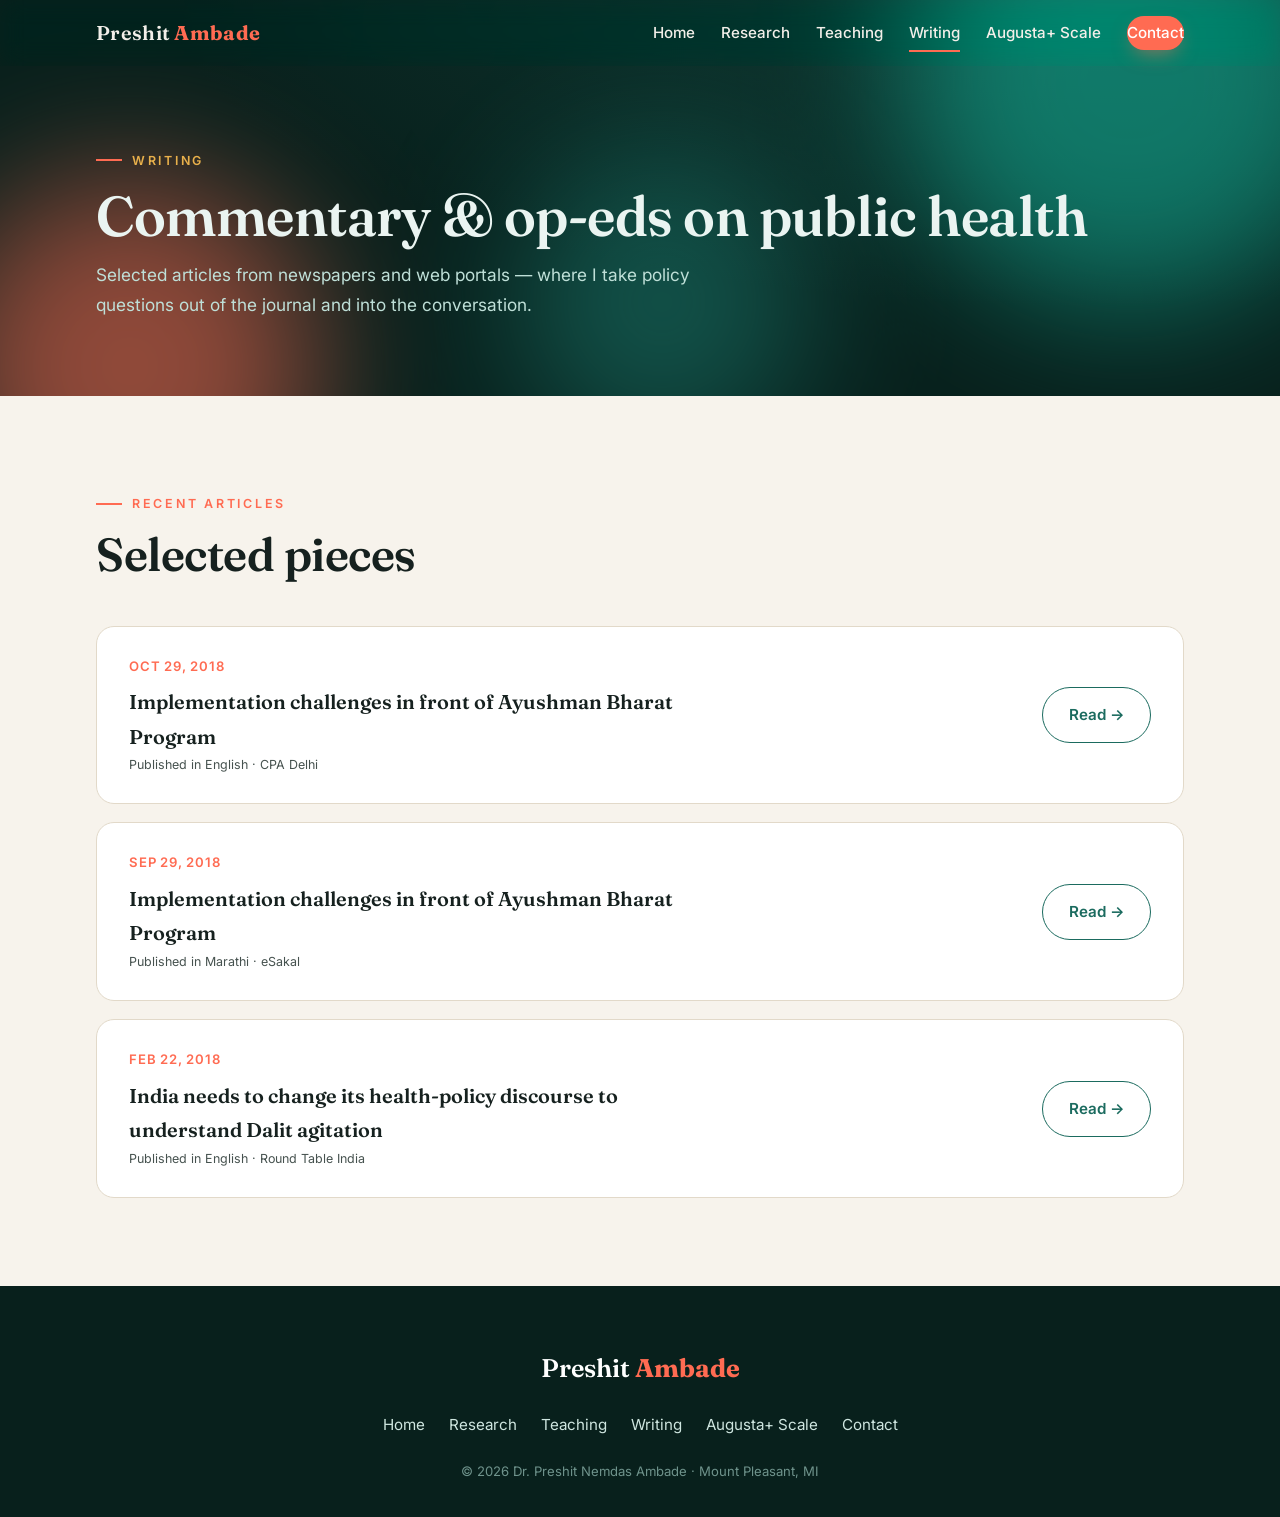
<file: writing.html>
<!DOCTYPE html>
<html lang="en">
<head>
  <meta charset="UTF-8" />
  <meta name="viewport" content="width=device-width, initial-scale=1.0" />
  <title>Writing | Preshit Ambade</title>
  <meta name="description" content="Op-eds, commentary, and public writing by Dr. Preshit Ambade on public-health policy in India and beyond." />
  <link rel="preconnect" href="https://fonts.googleapis.com" />
  <link rel="preconnect" href="https://fonts.gstatic.com" crossorigin />
  <link href="https://fonts.googleapis.com/css2?family=Fraunces:ital,opsz,wght@0,9..144,400..700;1,9..144,400..600&family=Inter:wght@300;400;500;600;700&display=swap" rel="stylesheet" />
  <link rel="stylesheet" href="styles.css" />
</head>
<body>

  <header class="nav" id="nav">
    <div class="wrap navbar">
      <a href="index.html" class="brand">Preshit <b>Ambade</b></a>
      <nav class="navlinks" id="navlinks">
        <a href="index.html">Home</a>
        <a href="research.html">Research</a>
        <a href="teaching.html">Teaching</a>
        <a href="writing.html" class="active">Writing</a>
        <a href="augusta-scale.html">Augusta+ Scale</a>
        <a href="contact.html" class="nav-cta">Contact</a>
      </nav>
      <button class="burger" id="burger" aria-label="Menu"><span></span><span></span><span></span></button>
    </div>
  </header>

  <section class="page-hero">
    <div class="aurora"><span class="b1"></span><span class="b2"></span><span class="b3"></span></div>
    <div class="wrap">
      <span class="eyebrow" style="color:var(--gold)">Writing</span>
      <h1>Commentary &amp; op-eds on public health</h1>
      <p>Selected articles from newspapers and web portals — where I take policy questions out of the journal and into the conversation.</p>
    </div>
  </section>

  <section class="block">
    <div class="wrap">
      <div class="sec-head reveal">
        <span class="eyebrow">Recent Articles</span>
        <h2 class="serif">Selected pieces</h2>
      </div>
      <div class="article-list">
        <a href="http://cpadelhi.com/news.php?Id=169&amp;CId=2" target="_blank" rel="noopener" class="article-item reveal" style="text-decoration:none;color:inherit">
          <div>
            <div class="date">Oct 29, 2018</div>
            <h3>Implementation challenges in front of Ayushman Bharat Program</h3>
            <div class="lang">Published in English · CPA Delhi</div>
          </div>
          <span class="btn btn-outline">Read →</span>
        </a>
        <a href="https://www.esakal.com/sampadakiya/preshit-ambade-write-bharat-ayushman-article-editorial-146617" target="_blank" rel="noopener" class="article-item reveal" style="text-decoration:none;color:inherit">
          <div>
            <div class="date">Sep 29, 2018</div>
            <h3>Implementation challenges in front of Ayushman Bharat Program</h3>
            <div class="lang">Published in Marathi · eSakal</div>
          </div>
          <span class="btn btn-outline">Read →</span>
        </a>
        <a href="https://roundtableindia.co.in/index.php?option=com_content&amp;view=article&amp;id=9305:the-castelessness-of-india-s-health-policy&amp;catid=119:feature&amp;Itemid=132" target="_blank" rel="noopener" class="article-item reveal" style="text-decoration:none;color:inherit">
          <div>
            <div class="date">Feb 22, 2018</div>
            <h3>India needs to change its health-policy discourse to understand Dalit agitation</h3>
            <div class="lang">Published in English · Round Table India</div>
          </div>
          <span class="btn btn-outline">Read →</span>
        </a>
      </div>
    </div>
  </section>

  <footer>
    <div class="wrap">
      <div class="fbrand">Preshit <b>Ambade</b></div>
      <div class="flinks">
        <a href="index.html">Home</a>
        <a href="research.html">Research</a>
        <a href="teaching.html">Teaching</a>
        <a href="writing.html">Writing</a>
        <a href="augusta-scale.html">Augusta+ Scale</a>
        <a href="contact.html">Contact</a>
      </div>
      <div class="copy">© <span id="year">2026</span> Dr. Preshit Nemdas Ambade · Mount Pleasant, MI</div>
    </div>
  </footer>

  <script src="main.js"></script>
</body>
</html>
</file>
<file: styles.css>
/* =====================================================================
   Preshit Ambade — shared site styles
   One stylesheet for every page. Edit here to change the whole site.
   ===================================================================== */

:root {
  --ink:        #16211f;
  --ink-soft:   #46524f;
  --ivory:      #f7f3ec;
  --ivory-deep: #efe8dc;
  --teal-900:   #08201c;
  --teal-700:   #0f3b34;
  --teal-500:   #1b6b5f;
  --teal-300:   #4fb3a3;
  --coral:      #ff6b52;
  --coral-soft: #ff8a75;
  --gold:       #e8b04b;
  --card:       #ffffff;
  --line:       #e2d9c9;
  --max: 1140px;
  --shadow: 0 22px 50px -20px rgba(8, 32, 28, 0.45);
}

* { box-sizing: border-box; }
html { scroll-behavior: smooth; }
body {
  margin: 0;
  font-family: "Inter", system-ui, -apple-system, sans-serif;
  color: var(--ink);
  background: var(--ivory);
  line-height: 1.72;
  font-size: 18px;
  -webkit-font-smoothing: antialiased;
}
::selection { background: var(--coral); color: #fff; }

.wrap { max-width: var(--max); margin: 0 auto; padding: 0 26px; }
.serif { font-family: "Fraunces", Georgia, serif; }
.eyebrow {
  font-size: 0.78rem; font-weight: 600; letter-spacing: 0.22em;
  text-transform: uppercase; color: var(--coral);
  display: inline-flex; align-items: center; gap: 10px;
}
.eyebrow::before { content: ""; width: 26px; height: 2px; background: var(--coral); display: inline-block; }

/* ============ BUTTONS ============ */
.btn {
  display: inline-flex; align-items: center; gap: 9px;
  font-weight: 600; font-size: 0.95rem; text-decoration: none;
  padding: 14px 26px; border-radius: 999px; cursor: pointer; border: 0;
  transition: transform .2s, box-shadow .2s, background .2s;
}
.btn-primary { background: var(--coral); color: #fff; box-shadow: 0 12px 26px -10px rgba(255,107,82,.7); }
.btn-primary:hover { transform: translateY(-2px); background: var(--coral-soft); }
.btn-ghost { background: rgba(255,255,255,.08); color: #fff; border: 1px solid rgba(255,255,255,.25); }
.btn-ghost:hover { background: rgba(255,255,255,.16); transform: translateY(-2px); }
.btn-outline { background: transparent; color: var(--teal-500); border: 1.5px solid var(--teal-500); }
.btn-outline:hover { background: var(--teal-500); color: #fff; transform: translateY(-2px); }

/* ============ NAV ============ */
header.nav {
  position: sticky; top: 0; z-index: 100;
  backdrop-filter: saturate(140%) blur(12px);
  transition: background .3s, box-shadow .3s, padding .3s;
  padding: 16px 0;
}
header.nav.scrolled {
  background: rgba(247, 243, 236, 0.86);
  box-shadow: 0 1px 0 rgba(0,0,0,0.06);
  padding: 10px 0;
}
header.nav:not(.scrolled) .brand,
header.nav:not(.scrolled) .navlinks a { color: #f2efe9; }
.navbar { display: flex; align-items: center; justify-content: space-between; gap: 20px; }
.brand {
  font-family: "Fraunces", serif; font-weight: 600; font-size: 1.25rem;
  text-decoration: none; letter-spacing: .3px; color: #fff;
}
.brand b { color: var(--coral); }
.navlinks { display: flex; gap: 26px; align-items: center; }
.navlinks a {
  color: #eef3f1; text-decoration: none; font-size: 0.95rem; font-weight: 500;
  position: relative; padding: 4px 0;
}
.navlinks a::after {
  content: ""; position: absolute; left: 0; bottom: -2px; height: 2px; width: 0;
  background: var(--coral); transition: width .25s ease;
}
.navlinks a:hover::after, .navlinks a.active::after { width: 100%; }
header.nav.scrolled .navlinks a, header.nav.scrolled .brand { color: var(--ink); }
.nav-cta {
  background: var(--coral); color: #fff !important; padding: 9px 18px; border-radius: 999px;
  font-weight: 600; box-shadow: 0 8px 20px -6px rgba(255,107,82,.6);
}
.nav-cta::after { display: none; }
.nav-cta:hover { background: var(--coral-soft); }
.burger { display: none; background: none; border: 0; cursor: pointer; padding: 6px; }
.burger span { display: block; width: 26px; height: 2px; background: #fff; margin: 5px 0; transition: .3s; }
header.nav.scrolled .burger span { background: var(--ink); }

/* ============ HERO (home) ============ */
.hero {
  position: relative; overflow: hidden;
  background: radial-gradient(120% 120% at 80% 0%, var(--teal-700) 0%, var(--teal-900) 55%);
  color: #eaf4f1; margin-top: -76px; padding-top: 76px;
}
.aurora { position: absolute; inset: 0; overflow: hidden; pointer-events: none; opacity: .55; }
.aurora span { position: absolute; border-radius: 50%; filter: blur(70px); animation: drift 18s ease-in-out infinite; }
.aurora .b1 { width: 460px; height: 460px; background: #14b39a; top: -140px; right: -80px; }
.aurora .b2 { width: 380px; height: 380px; background: #ff6b52; bottom: -160px; left: -60px; animation-delay: -6s; }
.aurora .b3 { width: 300px; height: 300px; background: #2dd4bf; top: 40%; left: 40%; animation-delay: -11s; opacity:.5; }
@keyframes drift {
  0%,100% { transform: translate(0,0) scale(1); }
  33%     { transform: translate(40px,30px) scale(1.12); }
  66%     { transform: translate(-30px,20px) scale(.95); }
}
.hero-grid {
  position: relative; z-index: 2;
  display: grid; grid-template-columns: 1.25fr .9fr; gap: 60px; align-items: center;
  padding: 70px 0 96px;
}
.hero h1 {
  font-family: "Fraunces", serif; font-weight: 600;
  font-size: clamp(2.6rem, 6vw, 4.4rem); line-height: 1.03; margin: 20px 0 18px; letter-spacing: -0.5px;
}
.hero h1 em { font-style: italic; color: var(--gold); }
.hero .role { font-size: 1.12rem; color: #bfe0d8; max-width: 30ch; margin-bottom: 30px; }
.hero .role strong { color: #fff; font-weight: 600; }
.hero-cta { display: flex; flex-wrap: wrap; gap: 14px; }
.hero-photo { justify-self: center; position: relative; }
.hero-photo .frame {
  width: min(340px, 74vw); aspect-ratio: 4/5; border-radius: 24px; overflow: hidden;
  padding: 0; box-shadow: var(--shadow); transform: rotate(-2deg);
  background: #0d3b34;
}
.hero-photo .frame img {
  width: 106%; height: 106%;
  margin-left: -3%; margin-top: -3%;
  object-fit: cover; object-position: center;
  border-radius: 24px; display: block;
  border: 0; outline: 0;
}
.hero-photo .badge {
  position: absolute; bottom: -18px; left: -26px; background: #fff; color: var(--ink);
  border-radius: 16px; padding: 12px 16px; box-shadow: var(--shadow); transform: rotate(-2deg);
  display: flex; align-items: center; gap: 12px; max-width: 230px;
}
.hero-photo .badge .dot { width: 40px; height: 40px; border-radius: 12px; background: var(--teal-500); color:#fff;
  display: grid; place-items: center; font-family: "Fraunces", serif; font-weight: 700; font-size: 1.1rem; flex-shrink: 0; }
.hero-photo .badge small { font-size: .72rem; color: var(--ink-soft); line-height: 1.35; display:block; }

/* ============ PAGE HERO (inner pages) ============ */
.page-hero {
  position: relative; overflow: hidden; color: #eaf4f1;
  background: radial-gradient(120% 130% at 85% 0%, var(--teal-700) 0%, var(--teal-900) 60%);
  margin-top: -76px; padding: 150px 0 76px;
}
.page-hero .wrap { position: relative; z-index: 2; }
.page-hero h1 {
  font-family: "Fraunces", serif; font-weight: 600; letter-spacing: -0.5px;
  font-size: clamp(2.2rem, 5vw, 3.5rem); line-height: 1.05; margin: 16px 0 14px;
}
.page-hero p { color: #bfe0d8; max-width: 60ch; font-size: 1.08rem; margin: 0; }

/* ============ STATS STRIP (home) ============ */
.stats { position: relative; z-index: 3; margin-top: -46px; }
.stats-inner {
  background: var(--card); border-radius: 20px; box-shadow: var(--shadow);
  display: grid; grid-template-columns: repeat(4, 1fr); overflow: hidden;
}
.stat { padding: 26px 24px; text-align: center; border-right: 1px solid var(--line); }
.stat:last-child { border-right: 0; }
.stat .num { font-family: "Fraunces", serif; font-size: 2rem; font-weight: 700; color: var(--teal-500); line-height: 1; }
.stat .lbl { font-size: .82rem; color: var(--ink-soft); margin-top: 8px; letter-spacing:.02em; }

/* ============ SECTIONS ============ */
section.block { padding: 88px 0; }
section.block.tight { padding: 64px 0; }
.sec-head { max-width: 64ch; margin-bottom: 46px; }
.sec-head h2 {
  font-family: "Fraunces", serif; font-weight: 600; letter-spacing: -.5px;
  font-size: clamp(1.9rem, 4vw, 2.9rem); margin: 14px 0 0; line-height: 1.1;
}
.bg-deep { background: var(--ivory-deep); }

/* about */
.about-grid { display: grid; grid-template-columns: 1fr 1fr; gap: 54px; align-items: start; }
.about-grid p { color: var(--ink-soft); margin: 0 0 20px; }
.pull {
  border-left: 3px solid var(--coral); padding: 6px 0 6px 22px; margin: 26px 0;
  font-family: "Fraunces", serif; font-style: italic; font-size: 1.25rem; color: var(--ink);
}
.lede { font-size: 1.18rem; color: var(--ink-soft); max-width: 68ch; }

/* research cards */
.cards { display: grid; grid-template-columns: repeat(auto-fit, minmax(250px,1fr)); gap: 22px; }
.rcard {
  background: var(--card); border-radius: 18px; padding: 30px; border: 1px solid var(--line);
  transition: transform .25s, box-shadow .25s, border-color .25s; position: relative; overflow: hidden;
}
.rcard::before {
  content: ""; position: absolute; inset: 0 0 auto 0; height: 4px;
  background: linear-gradient(90deg, var(--teal-300), var(--coral)); transform: scaleX(0);
  transform-origin: left; transition: transform .3s;
}
.rcard:hover { transform: translateY(-6px); box-shadow: var(--shadow); border-color: transparent; }
.rcard:hover::before { transform: scaleX(1); }
.rcard .ico {
  width: 50px; height: 50px; border-radius: 14px; display: grid; place-items: center;
  background: var(--ivory-deep); font-size: 1.5rem; margin-bottom: 18px;
}
.rcard h3 { font-family: "Fraunces", serif; font-weight: 600; font-size: 1.3rem; margin: 0 0 10px; }
.rcard p { color: var(--ink-soft); margin: 0; font-size: .98rem; }

/* ============ EDUCATION TIMELINE ============ */
.edu-sec { background: var(--teal-900); color: #dcece8; }
.edu-sec .sec-head h2 { color: #fff; }
.edu-sec .eyebrow, .on-teal .eyebrow { color: var(--gold); }
.edu-sec .eyebrow::before, .on-teal .eyebrow::before { background: var(--gold); }
.timeline { position: relative; margin-top: 20px; padding-left: 30px; }
.timeline::before {
  content: ""; position: absolute; left: 7px; top: 6px; bottom: 6px; width: 2px;
  background: linear-gradient(var(--teal-300), rgba(79,179,163,.15));
}
.tl-item { position: relative; padding: 0 0 38px 34px; }
.tl-item:last-child { padding-bottom: 0; }
.tl-item::before {
  content: ""; position: absolute; left: -30px; top: 4px; width: 16px; height: 16px; border-radius: 50%;
  background: var(--teal-900); border: 3px solid var(--coral); box-shadow: 0 0 0 4px rgba(255,107,82,.15);
}
.tl-item .yr { font-size: .82rem; font-weight: 600; letter-spacing: .12em; color: var(--gold); text-transform: uppercase; }
.tl-item h3 { font-family: "Fraunces", serif; font-weight: 600; font-size: 1.35rem; margin: 6px 0 4px; color: #fff; }
.tl-item .sch { color: #9fc4bc; font-size: .96rem; }

/* ============ AWARDS ============ */
.awards-grid { display: grid; grid-template-columns: repeat(auto-fit, minmax(280px,1fr)); gap: 22px; }
.award {
  background: var(--card); border-radius: 18px; padding: 30px; border: 1px solid var(--line);
  display: flex; gap: 18px; align-items: flex-start; transition: transform .2s, box-shadow .2s;
}
.award:hover { transform: translateY(-4px); box-shadow: var(--shadow); }
.award .medal { font-size: 1.8rem; line-height: 1; filter: saturate(1.2); }
.award .yr { color: var(--coral); font-weight: 700; font-size: .82rem; letter-spacing:.08em; }
.award p { margin: 6px 0 0; color: var(--ink-soft); font-size: .96rem; }

/* ============ INTERESTS CTA ============ */
.interests-cta {
  background: linear-gradient(120deg, var(--teal-700), var(--teal-500));
  border-radius: 26px; padding: 60px; color: #eaf4f1; position: relative; overflow: hidden;
  display: grid; grid-template-columns: 1.4fr .8fr; gap: 40px; align-items: center;
}
.interests-cta::after {
  content: "📷"; position: absolute; right: -10px; bottom: -30px; font-size: 12rem; opacity: .08; transform: rotate(-12deg);
}
.interests-cta h2 { font-family: "Fraunces", serif; font-weight: 600; font-size: clamp(1.7rem,3vw,2.4rem); margin: 12px 0 14px; color:#fff; }
.interests-cta p { color: #cfe6e0; margin: 0 0 26px; }
.interests-cta .eyebrow { color: var(--gold); }
.interests-cta .eyebrow::before { background: var(--gold); }

/* ============ NUMBERED PAPER LIST (working papers) ============ */
.paper-list { display: grid; gap: 22px; margin-top: 10px; }
.paper {
  background: var(--card); border: 1px solid var(--line); border-radius: 18px;
  padding: 30px 32px; display: grid; grid-template-columns: 62px 1fr; gap: 24px; align-items: start;
  transition: transform .2s, box-shadow .2s, border-color .2s;
}
.paper:hover { transform: translateY(-4px); box-shadow: var(--shadow); border-color: transparent; }
.paper .idx {
  font-family: "Fraunces", serif; font-weight: 700; font-size: 1.7rem; color: #fff;
  width: 62px; height: 62px; border-radius: 16px; display: grid; place-items: center;
  background: linear-gradient(135deg, var(--teal-500), var(--teal-700));
}
.paper h3 { font-family: "Fraunces", serif; font-weight: 600; font-size: 1.28rem; margin: 4px 0 10px; line-height: 1.3; }
.paper p { color: var(--ink-soft); margin: 0 0 16px; font-size: 1rem; }
.tag {
  display: inline-flex; align-items: center; gap: 7px; font-size: .8rem; font-weight: 600;
  padding: 6px 14px; border-radius: 999px; background: var(--ivory-deep); color: var(--teal-500);
}
.tag.muted { background: #f0ece3; color: var(--ink-soft); }
.paper a.tag { text-decoration: none; }
.paper a.tag:hover { background: var(--coral); color: #fff; }

/* ============ PUBLICATIONS ============ */
.pub-list { display: grid; gap: 16px; counter-reset: pub; }
.pub {
  background: var(--card); border: 1px solid var(--line); border-radius: 16px; padding: 24px 28px;
  position: relative; transition: transform .2s, box-shadow .2s; border-left: 4px solid var(--teal-300);
}
.pub:hover { transform: translateX(4px); box-shadow: var(--shadow); }
.pub p { margin: 0; color: var(--ink); font-size: 1rem; }
.pub .venue { color: var(--teal-500); font-weight: 600; font-style: italic; }
.conf-grid { display: grid; grid-template-columns: repeat(auto-fit, minmax(280px,1fr)); gap: 20px; }
.conf-card {
  background: var(--card); border: 1px solid var(--line); border-radius: 18px; padding: 28px;
  border-top: 4px solid var(--gold); transition: transform .2s, box-shadow .2s;
}
.conf-card:hover { transform: translateY(-4px); box-shadow: var(--shadow); }
.conf-card .yr { color: var(--coral); font-weight: 700; font-size: .82rem; letter-spacing: .08em; }
.conf-card h3 { font-family: "Fraunces", serif; font-weight: 600; font-size: 1.2rem; margin: 6px 0 0; }

/* ============ ARTICLES ============ */
.article-list { display: grid; gap: 18px; }
.article-item {
  background: var(--card); border: 1px solid var(--line); border-radius: 18px; padding: 28px 32px;
  display: flex; justify-content: space-between; align-items: center; gap: 24px; flex-wrap: wrap;
  transition: transform .2s, box-shadow .2s;
}
.article-item:hover { transform: translateY(-4px); box-shadow: var(--shadow); }
.article-item .date { font-size: .82rem; font-weight: 600; letter-spacing: .06em; color: var(--coral); text-transform: uppercase; }
.article-item h3 { font-family: "Fraunces", serif; font-weight: 600; font-size: 1.25rem; margin: 8px 0 0; max-width: 46ch; }
.article-item .lang { font-size: .78rem; color: var(--ink-soft); }

/* ============ QUOTES (teaching feedback) ============ */
.quote-grid { display: grid; grid-template-columns: repeat(auto-fit, minmax(280px,1fr)); gap: 22px; }
.quote {
  background: var(--card); border: 1px solid var(--line); border-radius: 18px; padding: 30px 30px 26px;
  position: relative; transition: transform .2s, box-shadow .2s;
}
.quote:hover { transform: translateY(-4px); box-shadow: var(--shadow); }
.quote::before {
  content: "\201C"; font-family: "Fraunces", serif; font-size: 4rem; color: var(--teal-300);
  position: absolute; top: 6px; left: 20px; opacity: .5; line-height: 1;
}
.quote p { margin: 26px 0 0; color: var(--ink); font-size: 1.02rem; font-style: italic; }
.quote .who { margin-top: 16px; font-size: .82rem; color: var(--ink-soft); font-style: normal; font-weight: 600; }

/* ============ DOCUMENT CARDS (teaching materials) ============ */
.doc-grid { display: grid; grid-template-columns: repeat(auto-fit, minmax(240px,1fr)); gap: 18px; }
.doc-card {
  background: var(--card); border: 1px solid var(--line); border-radius: 16px; padding: 26px;
  text-decoration: none; color: var(--ink); display: flex; flex-direction: column; gap: 14px;
  transition: transform .2s, box-shadow .2s, border-color .2s;
}
.doc-card:hover { transform: translateY(-5px); box-shadow: var(--shadow); border-color: var(--teal-300); }
.doc-card .file { width: 44px; height: 44px; border-radius: 12px; background: var(--ivory-deep);
  display: grid; place-items: center; font-size: 1.3rem; }
.doc-card h3 { font-family: "Fraunces", serif; font-weight: 600; font-size: 1.1rem; margin: 0; }
.doc-card .open { color: var(--teal-500); font-weight: 600; font-size: .88rem; margin-top: auto; }
.doc-card:hover .open { color: var(--coral); }

/* ============ COURSES (teaching page) ============ */
.course-list { display: grid; gap: 26px; margin-top: 10px; }
.course {
  background: var(--card);
  border: 1px solid var(--line);
  border-left: 4px solid var(--teal-500);
  border-radius: 18px;
  padding: 30px 34px;
  transition: transform .2s, box-shadow .2s, border-left-color .2s;
}
.course:hover { transform: translateY(-3px); box-shadow: var(--shadow); border-left-color: var(--coral); }
.course-head {
  display: flex; justify-content: space-between; align-items: flex-start; gap: 24px;
  padding-bottom: 20px; margin-bottom: 22px; border-bottom: 1px solid var(--line); flex-wrap: wrap;
}
.course-code {
  display: inline-block;
  font-family: "Inter", sans-serif; font-weight: 700; font-size: .78rem;
  letter-spacing: .1em; color: var(--teal-500);
  background: var(--ivory-deep); padding: 5px 12px; border-radius: 999px;
  margin-bottom: 10px;
}
.course-title {
  font-family: "Fraunces", serif; font-weight: 600; font-size: 1.5rem;
  margin: 0; color: var(--ink); line-height: 1.25;
}
.course-meta { text-align: right; display: flex; flex-direction: column; gap: 4px; }
.course-meta .course-term { font-weight: 600; color: var(--coral); font-size: .92rem; letter-spacing: .01em; }
.course-meta .course-level { color: var(--ink-soft); font-size: .82rem; }

.course-topics-label {
  font-family: "Inter", sans-serif; font-weight: 700; font-size: .78rem;
  letter-spacing: .12em; text-transform: uppercase; color: var(--ink-soft);
  margin: 0 0 14px;
}
.course-topics {
  columns: 2; column-gap: 34px;
  margin: 0; padding-left: 22px;
}
.course-topics li {
  break-inside: avoid;
  margin: 0 0 10px;
  color: var(--ink);
  font-size: .98rem;
  line-height: 1.5;
  padding-left: 4px;
}
.course-topics li::marker { color: var(--teal-500); font-weight: 700; }

@media (max-width: 700px) {
  .course { padding: 24px 22px; }
  .course-head { flex-direction: column; gap: 8px; }
  .course-meta { text-align: left; flex-direction: row; gap: 12px; flex-wrap: wrap; }
  .course-topics { columns: 1; }
}

/* ============ CONTACT ============ */
.contact-grid { display: grid; grid-template-columns: .85fr 1.15fr; gap: 60px; align-items: center; }
.contact-info { display: grid; gap: 30px; }
.contact-info-head { margin-bottom: 8px; }
.contact-info-head h2 { font-family: "Fraunces", serif; font-weight: 600; font-size: 1.75rem; margin: 6px 0 10px; line-height: 1.2; }
.contact-info-head p { color: var(--ink-soft); margin: 0; font-size: 1rem; line-height: 1.6; }
.contact-line { display: flex; gap: 18px; align-items: center; }
.contact-line .ci {
  width: 46px; height: 46px; border-radius: 12px; background: var(--ivory-deep);
  display: grid; place-items: center; font-size: 1.2rem; flex-shrink: 0;
}
.contact-line h3 { margin: 0 0 3px; font-size: 1rem; font-family: "Fraunces", serif; font-weight: 600; }
.contact-line p, .contact-line a { margin: 0; color: var(--ink-soft); text-decoration: none; font-size: .98rem; }
.contact-line a:hover { color: var(--coral); }
.form-card { background: var(--card); border: 1px solid var(--line); border-radius: 22px; padding: 36px; box-shadow: var(--shadow); }
.form-card.form-embed { padding: 0; overflow: hidden; background: #fff; }
.form-card.form-embed iframe { display: block; width: 100%; border: 0; min-height: 993px; border-radius: 22px; }
.field { margin-bottom: 18px; }
.field label { display: block; font-size: .82rem; font-weight: 600; margin-bottom: 7px; color: var(--ink); }
.field input, .field textarea {
  width: 100%; padding: 13px 16px; border: 1.5px solid var(--line); border-radius: 12px;
  font-family: inherit; font-size: .98rem; background: var(--ivory); color: var(--ink); transition: border-color .2s;
}
.field input:focus, .field textarea:focus { outline: none; border-color: var(--teal-500); }
.field textarea { resize: vertical; min-height: 130px; }

/* ============ SURGEON GENERAL FRAMEWORK (image + attribution) ============ */
.framework-figure {
  max-width: 820px;
  margin: 0 auto;
  padding: 0;
}
.framework-image {
  background: #fff;
  border-radius: 20px;
  padding: 22px;
  box-shadow: var(--shadow);
  border: 1px solid var(--line);
}
.framework-image img {
  display: block;
  width: 100%;
  height: auto;
  border-radius: 10px;
  background: var(--ivory);
}
.framework-placeholder {
  padding: 60px 24px;
  text-align: center;
  color: var(--ink-soft);
  border-radius: 10px;
  background: var(--ivory-deep);
  border: 2px dashed #cdc0a5;
}
.framework-placeholder .fp-inner { max-width: 460px; margin: 0 auto; line-height: 1.7; }
.framework-placeholder code {
  background: #fff; padding: 2px 8px; border-radius: 4px;
  font-size: .88em; color: var(--coral);
}
.framework-placeholder a { color: var(--coral); font-weight: 600; text-decoration: none; }
.framework-attribution {
  margin: 22px 0 0;
  padding: 20px 24px;
  background: var(--card);
  border-left: 4px solid var(--gold);
  border-radius: 10px;
  font-size: .85rem;
  color: var(--ink-soft);
  line-height: 1.65;
}
.framework-attribution strong { color: var(--ink); }
.framework-attribution a { color: var(--coral); font-weight: 600; text-decoration: none; }

/* legacy custom-wheel classes (no longer used but kept harmless) */
.framework-wheel {
  display: grid;
  grid-template-columns: repeat(3, 1fr);
  gap: 18px;
  max-width: 940px;
  margin: 0 auto;
}
.fw-center {
  grid-column: 2 / 3;
  grid-row: 2 / 3;
  aspect-ratio: 1;
  border-radius: 50%;
  background: linear-gradient(135deg, var(--teal-500), var(--teal-700));
  color: #fff;
  display: grid;
  place-items: center;
  padding: 22px;
  text-align: center;
  box-shadow: 0 18px 40px -18px rgba(8,32,28,0.55), inset 0 0 0 6px rgba(255,255,255,0.08);
  position: relative;
}
.fw-center::before {
  content: "";
  position: absolute; inset: -8px;
  border-radius: 50%;
  border: 2px dashed rgba(232,176,75,0.5);
  animation: fw-spin 40s linear infinite;
}
@keyframes fw-spin { to { transform: rotate(360deg); } }
.fw-center-inner { position: relative; z-index: 2; }
.fw-center-eye { font-size: .7rem; letter-spacing: .2em; text-transform: uppercase; color: var(--gold); margin-bottom: 8px; }
.fw-center-title { font-family: "Fraunces", serif; font-weight: 700; font-size: clamp(1.4rem, 2.4vw, 2rem); line-height: 1.05; }

.fw-domain {
  background: var(--card);
  border: 1px solid var(--line);
  border-radius: 16px;
  padding: 20px 18px;
  text-align: center;
  transition: transform .2s, box-shadow .2s, border-color .2s;
  position: relative;
  overflow: hidden;
  border-top: 4px solid;
}
.fw-domain:hover { transform: translateY(-4px); box-shadow: var(--shadow); }
.fw-domain .fw-ico { font-size: 1.8rem; margin-bottom: 6px; }
.fw-domain h3 {
  font-family: "Fraunces", serif; font-weight: 600;
  font-size: .95rem; margin: 4px 0 6px; line-height: 1.25;
  color: var(--ink);
}
.fw-domain p { font-size: .78rem; color: var(--ink-soft); margin: 0; line-height: 1.45; }

.fw-d1 { grid-column: 1 / 2; grid-row: 1 / 2; border-top-color: #e55b45; }        /* Protection */
.fw-d2 { grid-column: 2 / 3; grid-row: 1 / 2; border-top-color: var(--teal-500); } /* Connection */
.fw-d3 { grid-column: 3 / 4; grid-row: 1 / 2; border-top-color: var(--gold); }     /* Harmony */
.fw-d4 { grid-column: 1 / 2; grid-row: 2 / 3; border-top-color: #c47a4a; }         /* Mattering */
.fw-d5 { grid-column: 3 / 4; grid-row: 2 / 3; border-top-color: var(--teal-300); } /* Growth */

@media (max-width: 700px) {
  .framework-wheel { grid-template-columns: 1fr; }
  .fw-center, .fw-d1, .fw-d2, .fw-d3, .fw-d4, .fw-d5 { grid-column: 1 / 2; grid-row: auto; }
  .fw-center { aspect-ratio: auto; padding: 32px; border-radius: 22px; order: -1; }
}

/* ============ FOUNDATIONAL PAPER ============ */
.foundational {
  background: var(--card);
  border: 2px solid var(--gold);
  border-radius: 22px;
  padding: 32px;
  box-shadow: 0 22px 50px -22px rgba(232,176,75,0.5);
  position: relative;
}
.foundational .fnd-badge {
  display: inline-block;
  background: var(--gold); color: #3a2a08;
  font-weight: 700; font-size: .78rem; letter-spacing: .12em; text-transform: uppercase;
  padding: 6px 14px; border-radius: 999px;
  margin-bottom: 14px;
}
.foundational .fnd-cite {
  font-family: "Fraunces", serif; font-size: 1.15rem; color: var(--ink);
  line-height: 1.55; margin: 0 0 22px;
}
.foundational .fnd-cite strong { color: var(--coral); }
.foundational .fnd-actions { display: flex; gap: 14px; align-items: center; flex-wrap: wrap; }

/* ============ DOMAIN SCORE BARS (assessment result) ============ */
.domain-scores {
  margin-top: 34px; padding-top: 30px; border-top: 1px solid var(--line);
}
.domain-scores h3 {
  font-family: "Fraunces", serif; font-weight: 600; font-size: 1.15rem;
  margin: 0 0 20px; text-align: center;
}
.domain-scores .ds-row { margin-bottom: 16px; }
.domain-scores .ds-row:last-child { margin-bottom: 0; }
.domain-scores .ds-meta {
  display: flex; justify-content: space-between; align-items: baseline;
  margin-bottom: 6px; font-size: .88rem;
}
.domain-scores .ds-name { font-weight: 600; color: var(--ink); }
.domain-scores .ds-value { color: var(--ink-soft); font-variant-numeric: tabular-nums; }
.domain-scores .ds-track {
  height: 10px; border-radius: 999px; background: var(--ivory-deep); overflow: hidden;
}
.domain-scores .ds-fill {
  height: 100%; border-radius: 999px; transition: width .8s cubic-bezier(.2,.7,.2,1);
}
.ds-color-protection { background: linear-gradient(90deg, #ff8a75, #e55b45); }
.ds-color-connection { background: linear-gradient(90deg, #4fb3a3, var(--teal-500)); }
.ds-color-harmony    { background: linear-gradient(90deg, #f2c96e, var(--gold)); }
.ds-color-mattering  { background: linear-gradient(90deg, #d59870, #c47a4a); }
.ds-color-growth     { background: linear-gradient(90deg, #7ad0c1, var(--teal-300)); }

/* ============ AUGUSTA+ HERO / INSTRUMENT ============ */
.instrument-hero {
  display: grid; grid-template-columns: 1.3fr 1fr; gap: 60px; align-items: center;
  position: relative; z-index: 2;
}
.instrument-hero .badge-pill {
  display: inline-block; padding: 6px 14px; border-radius: 999px;
  background: rgba(232,176,75,.18); color: var(--gold); font-size: .78rem;
  font-weight: 600; letter-spacing: .1em; text-transform: uppercase;
}
.gauge-preview {
  background: rgba(255,255,255,.05); border: 1px solid rgba(255,255,255,.12);
  border-radius: 22px; padding: 34px; backdrop-filter: blur(8px);
}
.gauge-preview .metric { display: flex; align-items: center; justify-content: space-between; margin-bottom: 20px; }
.gauge-preview .metric-num { font-family: "Fraunces", serif; font-size: 3rem; font-weight: 700; color: var(--gold); line-height: 1; }
.gauge-preview .metric-lbl { text-align: right; color: #bfe0d8; font-size: .88rem; max-width: 140px; }
.gauge-preview .bar { height: 10px; border-radius: 999px; background: rgba(255,255,255,.12); overflow: hidden; }
.gauge-preview .bar-fill { height: 100%; border-radius: 999px; background: linear-gradient(90deg, var(--teal-300), var(--gold), var(--coral)); }
.gauge-preview .marks { display: flex; justify-content: space-between; margin-top: 10px; font-size: .72rem; color: #9fc4bc; letter-spacing: .05em; }

.feature-grid { display: grid; grid-template-columns: repeat(auto-fit, minmax(240px,1fr)); gap: 22px; }
.feature {
  background: var(--card); border: 1px solid var(--line); border-radius: 18px; padding: 30px;
  transition: transform .2s, box-shadow .2s;
}
.feature:hover { transform: translateY(-4px); box-shadow: var(--shadow); }
.feature .num { font-family: "Fraunces", serif; font-size: 2rem; font-weight: 700; color: var(--coral); }
.feature h3 { font-family: "Fraunces", serif; font-weight: 600; font-size: 1.2rem; margin: 10px 0 8px; }
.feature p { color: var(--ink-soft); margin: 0; font-size: .96rem; }

/* ============ ASSESSMENT / QUIZ ============ */
.quiz-shell {
  background: var(--card); border: 1px solid var(--line); border-radius: 24px;
  padding: 42px 44px; box-shadow: var(--shadow); max-width: 780px; margin: 0 auto;
}
.quiz-progress {
  height: 8px; background: var(--ivory-deep); border-radius: 999px; overflow: hidden; margin-bottom: 8px;
}
.quiz-progress-fill {
  height: 100%; background: linear-gradient(90deg, var(--teal-500), var(--coral));
  border-radius: 999px; transition: width .35s ease; width: 0%;
}
.quiz-progress-meta { display: flex; justify-content: space-between; font-size: .82rem; color: var(--ink-soft); margin-bottom: 32px; }
.quiz-step { display: none; }
.quiz-step.active { display: block; }
.quiz-step h2 {
  font-family: "Fraunces", serif; font-weight: 600; font-size: 1.6rem; margin: 0 0 6px; line-height: 1.3;
}
.quiz-step .q-hint { color: var(--ink-soft); margin: 0 0 26px; font-size: .96rem; }

.prof-grid { display: grid; grid-template-columns: repeat(auto-fit, minmax(150px,1fr)); gap: 14px; }
.prof-opt {
  padding: 22px 16px; border-radius: 14px; border: 2px solid var(--line);
  background: var(--ivory); cursor: pointer; text-align: center; transition: all .2s;
  display: flex; flex-direction: column; align-items: center; gap: 8px;
}
.prof-opt:hover { border-color: var(--teal-300); transform: translateY(-2px); }
.prof-opt.selected { border-color: var(--coral); background: #fff; box-shadow: 0 6px 16px -4px rgba(255,107,82,.35); }
.prof-opt .p-ico { font-size: 1.6rem; }
.prof-opt .p-label { font-weight: 600; font-size: .92rem; }

.likert-row {
  display: grid; grid-template-columns: repeat(5, 1fr); gap: 10px; margin-top: 8px;
}
.likert-opt {
  padding: 16px 8px; border-radius: 12px; border: 2px solid var(--line);
  background: var(--ivory); text-align: center; cursor: pointer; transition: all .2s;
  display: flex; flex-direction: column; align-items: center; gap: 8px;
  font-size: .82rem; color: var(--ink-soft); font-weight: 500;
}
.likert-opt:hover { border-color: var(--teal-300); }
.likert-opt.selected { border-color: var(--coral); background: #fff; color: var(--ink); box-shadow: 0 6px 14px -4px rgba(255,107,82,.3); }
.likert-opt .dot-num {
  width: 30px; height: 30px; border-radius: 50%; background: #fff; border: 1.5px solid var(--line);
  display: grid; place-items: center; font-weight: 700; color: var(--ink);
}
.likert-opt.selected .dot-num { background: var(--coral); border-color: var(--coral); color: #fff; }
.likert-input { position: absolute; opacity: 0; pointer-events: none; }

.quiz-nav {
  display: flex; justify-content: space-between; gap: 12px; margin-top: 32px;
  padding-top: 24px; border-top: 1px solid var(--line);
}
.quiz-nav .btn-outline { background: transparent; }

/* Grouped (multi-item) quiz step — inline number + text, matching fonts */
.group-items { display: flex; flex-direction: column; gap: 26px; margin-top: 12px; }
.group-item { padding: 20px 0 4px; border-top: 1px solid var(--line); }
.group-item:first-child { border-top: 0; padding-top: 4px; }
.gi-text {
  margin: 0 0 14px;
  font-family: inherit;
  font-size: 1.05rem;
  line-height: 1.55;
  color: var(--ink);
  font-weight: 500;
}
.gi-num {
  font-weight: 700;
  color: var(--teal-500);
  margin-right: 8px;
  font-variant-numeric: tabular-nums;
}

/* Do-not-print / do-not-copy notice on assessment page */
.assessment-notice {
  text-align: center;
  font-size: .82rem;
  color: var(--ink-soft);
  margin: 28px auto 0;
  padding: 12px 20px;
  border: 1px dashed var(--coral);
  border-radius: 12px;
  max-width: 560px;
  font-weight: 500;
  letter-spacing: .01em;
  background: rgba(255,107,82,.04);
}

/* Result screen */
.result-hero { text-align: center; padding: 20px 0; }
.result-score {
  font-family: "Fraunces", serif; font-size: 4.5rem; font-weight: 700;
  background: linear-gradient(120deg, var(--teal-500), var(--coral));
  -webkit-background-clip: text; background-clip: text; -webkit-text-fill-color: transparent;
  line-height: 1;
}
.result-tier {
  display: inline-block; margin: 14px 0 10px; padding: 8px 22px; border-radius: 999px;
  font-weight: 700; font-size: .95rem; letter-spacing: .05em;
}
.tier-low { background: #ffe3dc; color: #c93b1e; }
.tier-mod { background: #fdecc6; color: #93670f; }
.tier-high { background: #d2ebe4; color: #16695c; }

.result-gauge {
  margin: 28px auto 8px; max-width: 500px;
  height: 14px; border-radius: 999px; overflow: hidden; position: relative;
  background: linear-gradient(90deg, #ff8f7a 0%, #f0c86a 45%, #4fb3a3 100%);
}
.result-marker {
  position: absolute; top: -6px; width: 4px; height: 26px; border-radius: 2px;
  background: var(--ink); box-shadow: 0 2px 6px rgba(0,0,0,.35); transition: left .5s ease;
}
.gauge-labels { display: flex; justify-content: space-between; max-width: 500px; margin: 8px auto 0; font-size: .78rem; color: var(--ink-soft); font-weight: 600; }

.result-context {
  margin: 32px 0 20px; padding: 22px 24px; border-radius: 16px;
  background: var(--ivory-deep); border-left: 4px solid var(--coral);
}
.result-context h3 { font-family: "Fraunces", serif; font-weight: 600; font-size: 1.15rem; margin: 0 0 8px; }
.result-context p { margin: 0; color: var(--ink-soft); font-size: .96rem; }

.result-actions { display: flex; gap: 12px; justify-content: center; flex-wrap: wrap; margin-top: 26px; }

.disclaimer {
  font-size: .82rem; color: var(--ink-soft); padding: 16px 20px; border-radius: 12px;
  background: #fff5e5; border: 1px solid #f2d999; margin-top: 26px; line-height: 1.55;
}
.disclaimer strong { color: #93670f; }

@media (max-width: 700px) {
  .instrument-hero { grid-template-columns: 1fr; }
  .quiz-shell { padding: 28px 22px; }
  .likert-row { grid-template-columns: repeat(5, 1fr); gap: 6px; }
  .likert-opt { padding: 10px 4px; font-size: .7rem; }
  .likert-opt .dot-num { width: 26px; height: 26px; font-size: .82rem; }
  .result-score { font-size: 3.2rem; }
}

/* ============ FOOTER ============ */
footer { background: var(--teal-900); color: #a9c7c0; padding: 60px 0 34px; text-align: center; }
footer .fbrand { font-family: "Fraunces", serif; font-size: 1.6rem; color: #fff; font-weight: 600; }
footer .fbrand b { color: var(--coral); }
footer .flinks { display: flex; justify-content: center; flex-wrap: wrap; gap: 24px; margin: 22px 0; }
footer .flinks a { color: #cfe6e0; text-decoration: none; font-size: .95rem; }
footer .flinks a:hover { color: var(--coral); }
footer .copy { font-size: .82rem; color: #6f938c; margin-top: 18px; }

/* ============ SCROLL REVEAL ============ */
.reveal { opacity: 0; transform: translateY(26px); transition: opacity .7s ease, transform .7s ease; }
.reveal.in { opacity: 1; transform: none; }

/* ============ RESPONSIVE ============ */
@media (max-width: 900px) {
  .hero-grid { grid-template-columns: 1fr; gap: 40px; text-align: center; padding-bottom: 80px; }
  .hero .role { margin-left: auto; margin-right: auto; }
  .hero-cta { justify-content: center; }
  .hero-photo { order: -1; }
  .about-grid, .interests-cta, .contact-grid { grid-template-columns: 1fr; }
  .stats-inner { grid-template-columns: repeat(2, 1fr); }
  .stat:nth-child(2) { border-right: 0; }
  .stat:nth-child(1), .stat:nth-child(2) { border-bottom: 1px solid var(--line); }
}
@media (max-width: 640px) {
  .navlinks { display: none; }
  .burger { display: block; }
  .navlinks.open {
    display: flex; flex-direction: column; position: absolute; top: 100%; right: 26px;
    background: #fff; padding: 18px 24px; border-radius: 16px; box-shadow: var(--shadow); gap: 16px;
  }
  /* Override the hero-nav white color so mobile-menu items stay dark on the white dropdown, regardless of scroll state */
  header.nav:not(.scrolled) .navlinks.open a,
  header.nav.scrolled .navlinks.open a { color: var(--ink); }
  .interests-cta { padding: 40px 28px; }
  .paper { grid-template-columns: 1fr; }
  .page-hero { padding-top: 130px; }
}
@media (prefers-reduced-motion: reduce) {
  .aurora span { animation: none; }
  .reveal { transition: none; opacity: 1; transform: none; }
}
</file>
